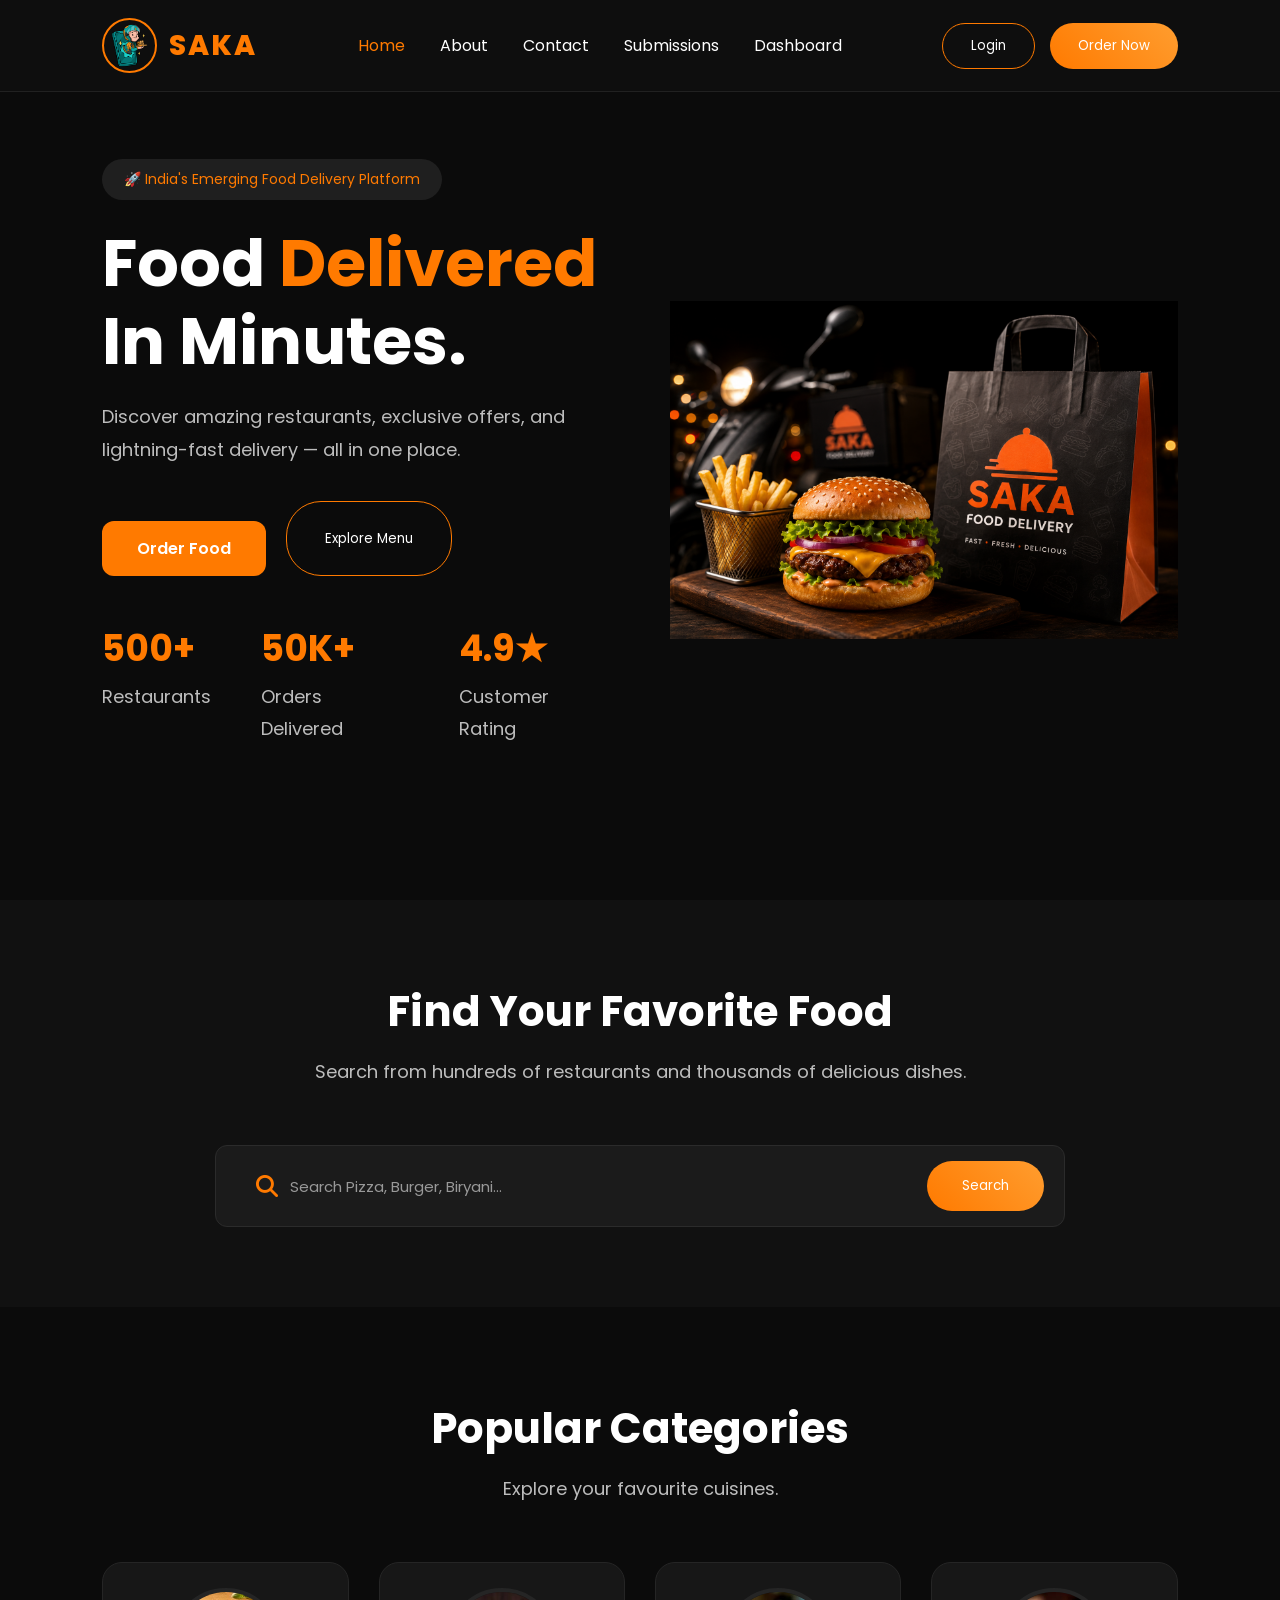
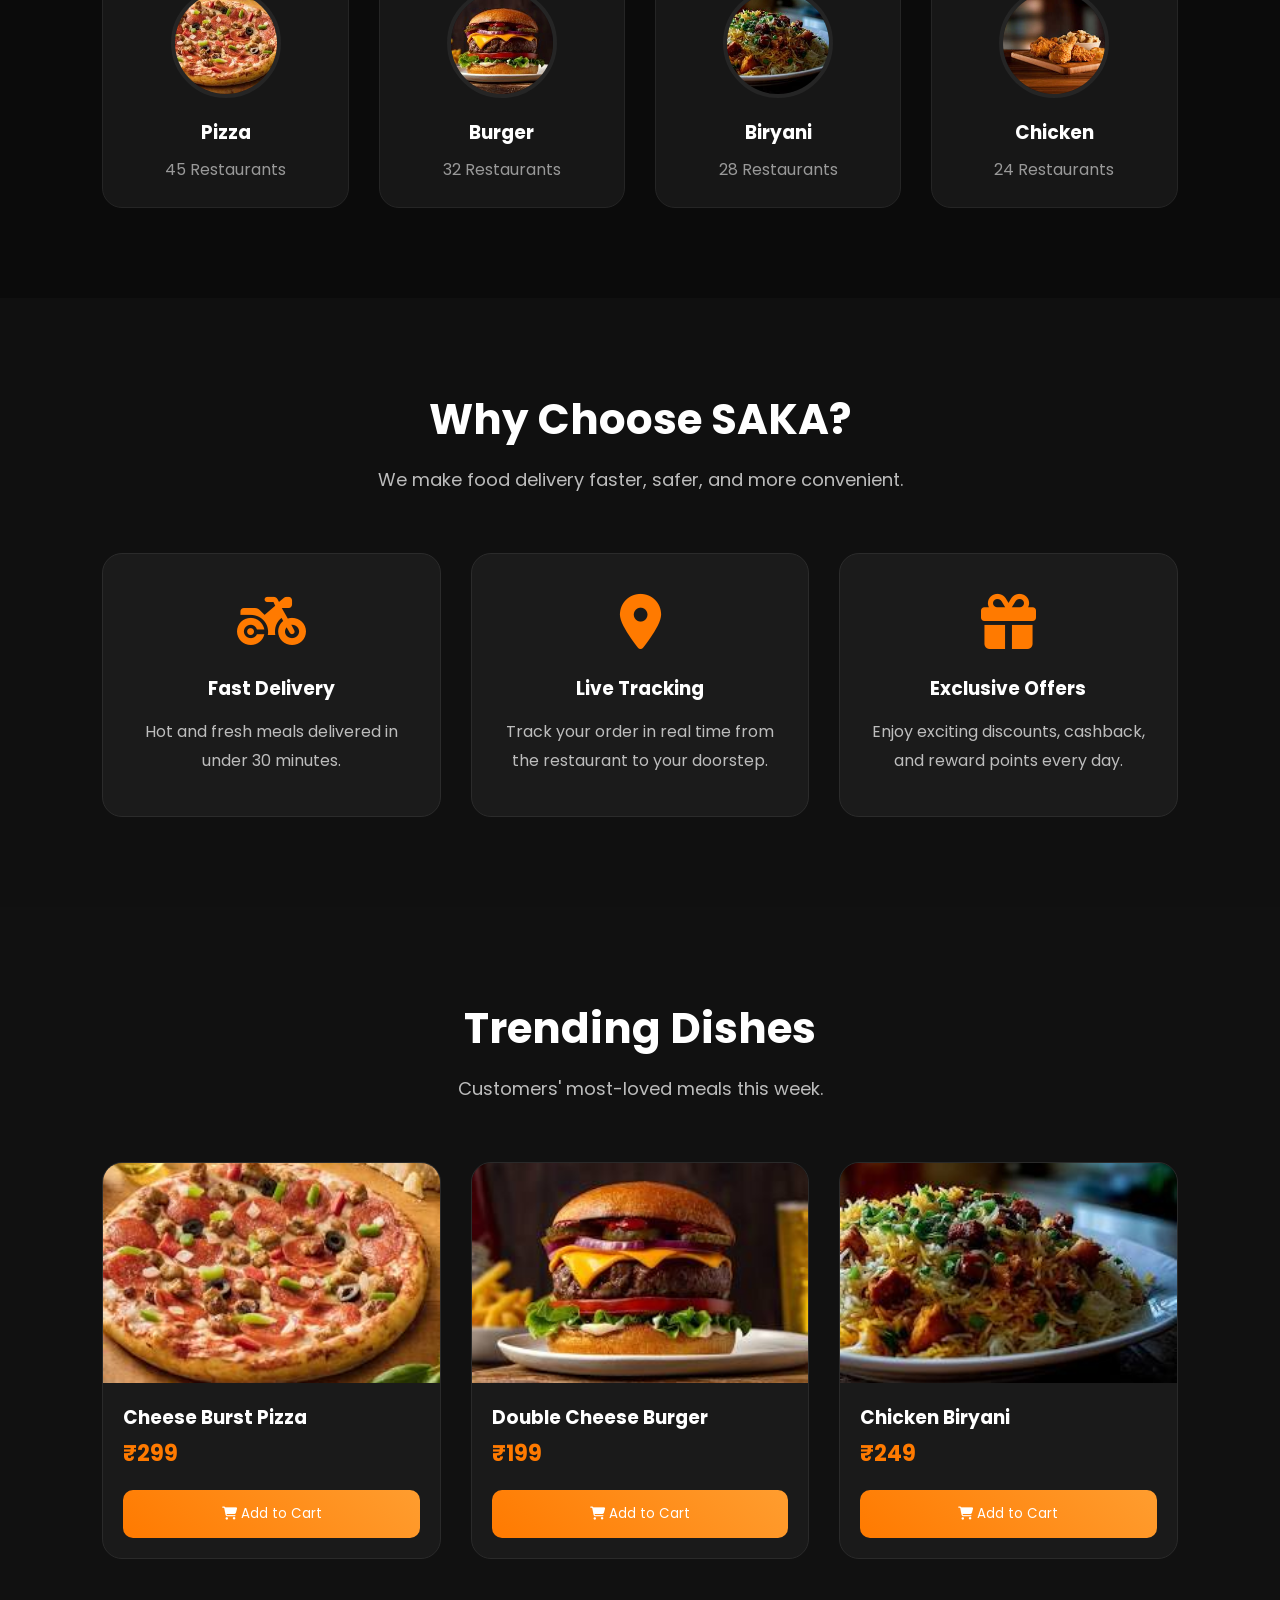
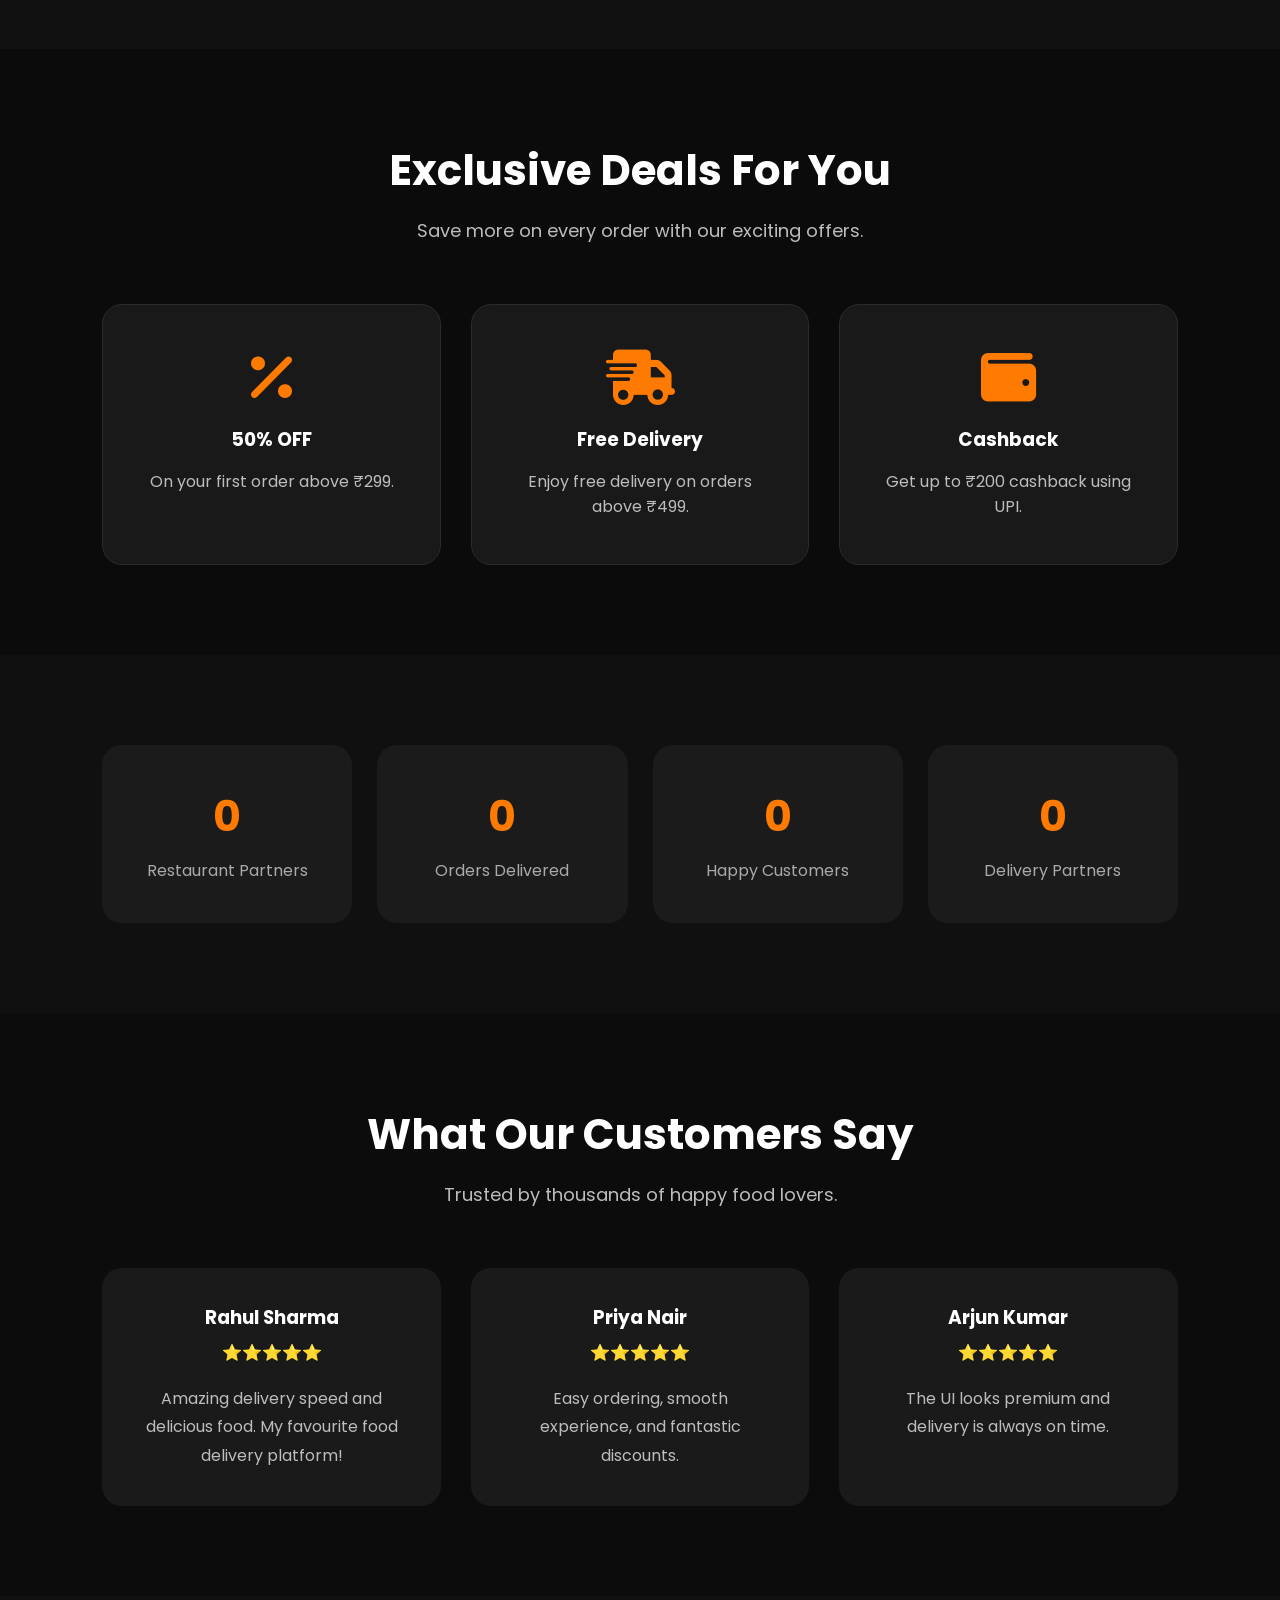
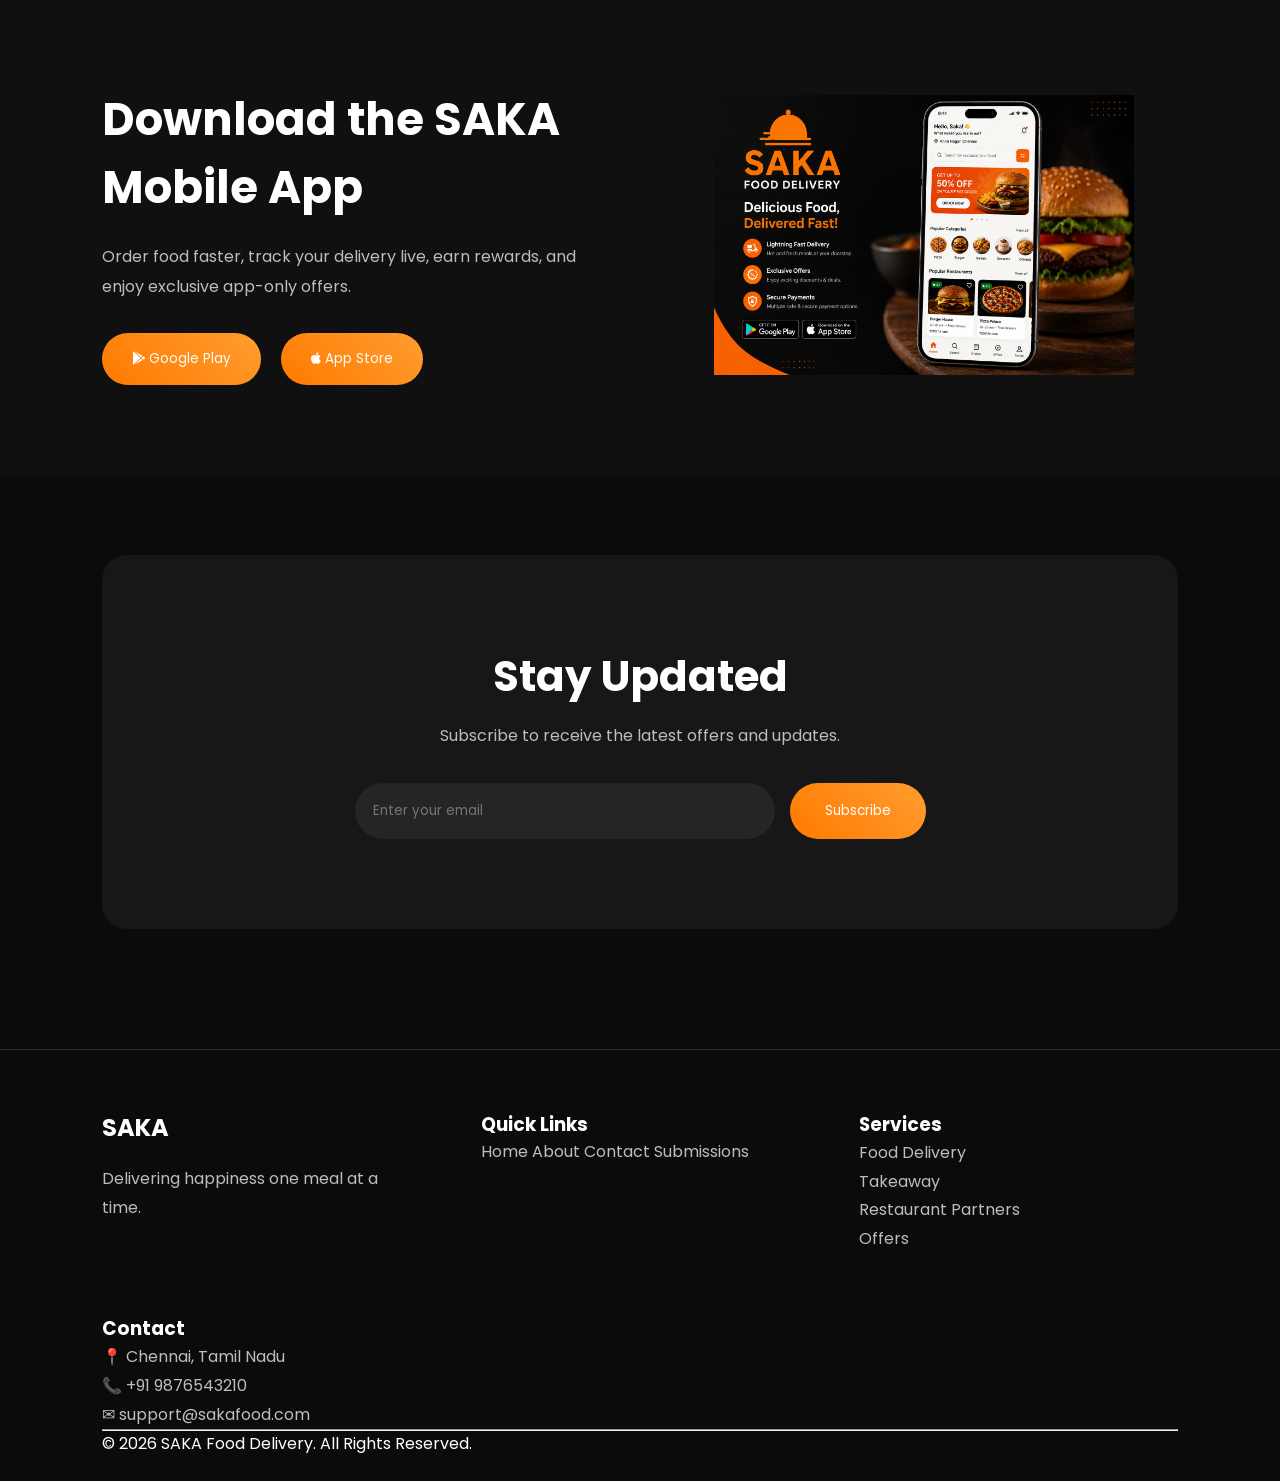
<file: index.html>
<!DOCTYPE html>
<html lang="en">
<head>

<meta charset="UTF-8">

<meta name="viewport" content="width=device-width, initial-scale=1.0">

<title>SAKA Food Delivery</title>
 <link rel="icon" href="images/logo.png">

<link rel="stylesheet" href="style.css">

<link href="https://fonts.googleapis.com/css2?family=Poppins:wght@300;400;500;600;700;800&display=swap"
rel="stylesheet">

<link rel="stylesheet"
href="https://cdnjs.cloudflare.com/ajax/libs/font-awesome/6.7.2/css/all.min.css">

</head>
<body>
    <!-- ===========================
        NAVBAR START
============================ -->

<header>

<nav class="navbar">

<div class="logo">

<img src="images/logo.png">

<h2>SAKA</h2>

</div>

<ul class="nav-links">

<li>
<a class="active" href="index.html">
Home
</a>
</li>

<li>
<a href="about.html">
About
</a>
</li>

<li>
<a href="contact.html">
Contact
</a>
</li>

<li>
<a href="submissions.html">
Submissions
</a>
</li>

<li><a href="dashboard.html">Dashboard</a></li>

</ul>

<div class="nav-buttons">

<button class="login-btn">

Login

</button>

<button class="order-btn">

Order Now

</button>

</div>

</nav>

</header>

<!-- ===========================
         HERO SECTION
============================ -->

<section class="hero">

<div class="hero-left">

<span class="hero-tag">

🚀 India's Emerging Food Delivery Platform

</span>

<h1>

Food

<span>

Delivered

</span>

In Minutes.

</h1>

<p>

Discover amazing restaurants,
exclusive offers,
and lightning-fast delivery —
all in one place.

</p>

<div class="hero-buttons">

<button class="primary-btn">

Order Food

</button>

<button class="secondary-btn">

Explore Menu

</button>

</div>

<div class="hero-stats">

<div>

<h2>

500+

</h2>

<p>

Restaurants

</p>

</div>

<div>

<h2>

50K+

</h2>

<p>

Orders Delivered

</p>

</div>

<div>

<h2>

4.9★

</h2>

<p>

Customer Rating

</p>

</div>

</div>

</div>

<div class="hero-right">

<img
src="images/hero.png"
alt="Hero Food">

</div>

</section>
<!-- ===========================
        SEARCH SECTION
=========================== -->

<section class="search-section">

    <div class="section-heading">

        <h2>Find Your Favorite Food</h2>

        <p>
            Search from hundreds of restaurants and thousands of delicious dishes.
        </p>

    </div>

    <div class="search-container">

        <div class="search-box">

            <i class="fa-solid fa-magnifying-glass"></i>

            <input
                type="text"
                id="foodSearch"
                placeholder="Search Pizza, Burger, Biryani...">

            <button>

                Search

            </button>

        </div>

    </div>

</section>

<!-- ===========================
      FOOD CATEGORIES
=========================== -->

<section class="categories">

    <div class="section-heading">

        <h2>Popular Categories</h2>

        <p>
            Explore your favourite cuisines.
        </p>

    </div>

    <div class="category-grid">

        <div class="category-card">

            <img src="images/pizza.jpg" alt="Pizza">

            <h3>Pizza</h3>

            <p>45 Restaurants</p>

        </div>

        <div class="category-card">

            <img src="images/burger.jpg" alt="Burger">

            <h3>Burger</h3>

            <p>32 Restaurants</p>

        </div>

        <div class="category-card">

            <img src="images/biriyani.jpg" alt="Biryani">

            <h3>Biryani</h3>

            <p>28 Restaurants</p>

        </div>

        <div class="category-card">

            <img src="images/chicken.jpg" alt="Chicken">

            <h3>Chicken</h3>

            <p>24 Restaurants</p>

        </div>




    </div>

</section>

<!-- ===========================
       WHY CHOOSE SAKA
=========================== -->

<section class="services">

    <div class="section-heading">

        <h2>Why Choose SAKA?</h2>

        <p>
            We make food delivery faster, safer, and more convenient.
        </p>

    </div>

    <div class="service-grid">

        <div class="service-card">

            <i class="fa-solid fa-motorcycle"></i>

            <h3>Fast Delivery</h3>

            <p>
                Hot and fresh meals delivered in under 30 minutes.
            </p>

        </div>

        <div class="service-card">

            <i class="fa-solid fa-location-dot"></i>

            <h3>Live Tracking</h3>

            <p>
                Track your order in real time from the restaurant to your doorstep.
            </p>

        </div>


        <div class="service-card">

            <i class="fa-solid fa-gift"></i>

            <h3>Exclusive Offers</h3>

            <p>
                Enjoy exciting discounts, cashback, and reward points every day.
            </p>

        </div>

    </div>

</section>

<!-- =========================================
            TRENDING DISHES
========================================== -->

<section class="trending">

    <div class="section-heading">

        <h2>Trending Dishes</h2>

        <p>
            Customers' most-loved meals this week.
        </p>

    </div>

    <div class="dish-grid">

        <div class="dish-card">

            <img src="images/pizza.jpg">

            <h3>Cheese Burst Pizza</h3>

            <p>₹299</p>

            <button>

                <i class="fa-solid fa-cart-shopping"></i>

                Add to Cart

            </button>

        </div>

        <div class="dish-card">

            <img src="images/burger.jpg">

            <h3>Double Cheese Burger</h3>

            <p>₹199</p>

            <button>

                <i class="fa-solid fa-cart-shopping"></i>

                Add to Cart

            </button>

        </div>

        <div class="dish-card">

            <img src="images/biriyani.jpg">

            <h3>Chicken Biryani</h3>

            <p>₹249</p>

            <button>

                <i class="fa-solid fa-cart-shopping"></i>

                Add to Cart

            </button>

        </div>

        

    </div>

</section>
<!-- =========================================
        EXCLUSIVE OFFERS
========================================== -->

<section class="offers-section">

    <div class="section-heading">

        <h2>Exclusive Deals For You</h2>

        <p>
            Save more on every order with our exciting offers.
        </p>

    </div>

    <div class="offers-grid">

        <div class="offer-box">

            <i class="fa-solid fa-percent"></i>

            <h3>50% OFF</h3>

            <p>On your first order above ₹299.</p>

        </div>

        <div class="offer-box">

            <i class="fa-solid fa-truck-fast"></i>

            <h3>Free Delivery</h3>

            <p>Enjoy free delivery on orders above ₹499.</p>

        </div>

        <div class="offer-box">

            <i class="fa-solid fa-wallet"></i>

            <h3>Cashback</h3>

            <p>Get up to ₹200 cashback using UPI.</p>

        </div>

    </div>

</section>

<!-- =========================================
          COMPANY STATS
========================================== -->

<section class="stats">

    <div class="stat-card">

        <h2 class="counter" data-target="500">0</h2>

        <p>Restaurant Partners</p>

    </div>

    <div class="stat-card">

        <h2 class="counter" data-target="50000">0</h2>

        <p>Orders Delivered</p>

    </div>

    <div class="stat-card">

        <h2 class="counter" data-target="15000">0</h2>

        <p>Happy Customers</p>

    </div>

    <div class="stat-card">

        <h2 class="counter" data-target="120">0</h2>

        <p>Delivery Partners</p>

    </div>

</section>

<!-- =========================================
        CUSTOMER REVIEWS
========================================== -->

<section class="testimonials">

    <div class="section-heading">

        <h2>What Our Customers Say</h2>

        <p>
            Trusted by thousands of happy food lovers.
        </p>

    </div>

    <div class="testimonial-slider">

        <div class="testimonial-card">

           

            <h3>Rahul Sharma</h3>

            <span>⭐⭐⭐⭐⭐</span>

            <p>

                Amazing delivery speed and delicious food.
                My favourite food delivery platform!

            </p>

        </div>

        <div class="testimonial-card">

           

            <h3>Priya Nair</h3>

            <span>⭐⭐⭐⭐⭐</span>

            <p>

                Easy ordering, smooth experience,
                and fantastic discounts.

            </p>

        </div>

        <div class="testimonial-card">

          

            <h3>Arjun Kumar</h3>

            <span>⭐⭐⭐⭐⭐</span>

            <p>

                The UI looks premium and delivery
                is always on time.

            </p>

        </div>

    </div>

</section>

<!-- =========================================
        MOBILE APP
========================================== -->

<section class="app-section">

    <div class="app-left">

        <h2>

            Download the
            SAKA Mobile App

        </h2>

        <p>

            Order food faster,
            track your delivery live,
            earn rewards,
            and enjoy exclusive app-only offers.

        </p>

        <div class="app-buttons">

            <button>

                <i class="fa-brands fa-google-play"></i>

                Google Play

            </button>

            <button>

                <i class="fa-brands fa-apple"></i>

                App Store

            </button>

        </div>

    </div>

    <div class="app-right">

        <img src="images/app.png" alt="App">

    </div>

</section>

<!-- =========================================
         NEWSLETTER
========================================== -->

<section class="newsletter">

    <h2>

        Stay Updated

    </h2>

    <p>

        Subscribe to receive the latest offers and updates.

    </p>

    <form>

        <input
        type="email"
        placeholder="Enter your email">

        <button>

            Subscribe

        </button>

    </form>

</section>

<!-- =========================================
            FOOTER
========================================== -->

<footer>

<div class="footer-container">

<div class="footer-column">

<h2>SAKA</h2>

<p>

Delivering happiness
one meal at a time.

</p>

</div>

<div class="footer-column">

<h3>Quick Links</h3>

<a href="index.html">Home</a>

<a href="about.html">About</a>

<a href="contact.html">Contact</a>

<a href="submissions.html">Submissions</a>

</div>

<div class="footer-column">

<h3>Services</h3>

<p>Food Delivery</p>

<p>Takeaway</p>

<p>Restaurant Partners</p>

<p>Offers</p>

</div>

<div class="footer-column">

<h3>Contact</h3>

<p>

📍 Chennai, Tamil Nadu

</p>

<p>

📞 +91 9876543210

</p>

<p>

✉ support@sakafood.com

</p>

</div>

</div>

<hr>

<p class="copyright">

© 2026 SAKA Food Delivery.
All Rights Reserved.

</p>


</footer>
<script src="js/storage.js"></script>

</body>
</html>
</file>
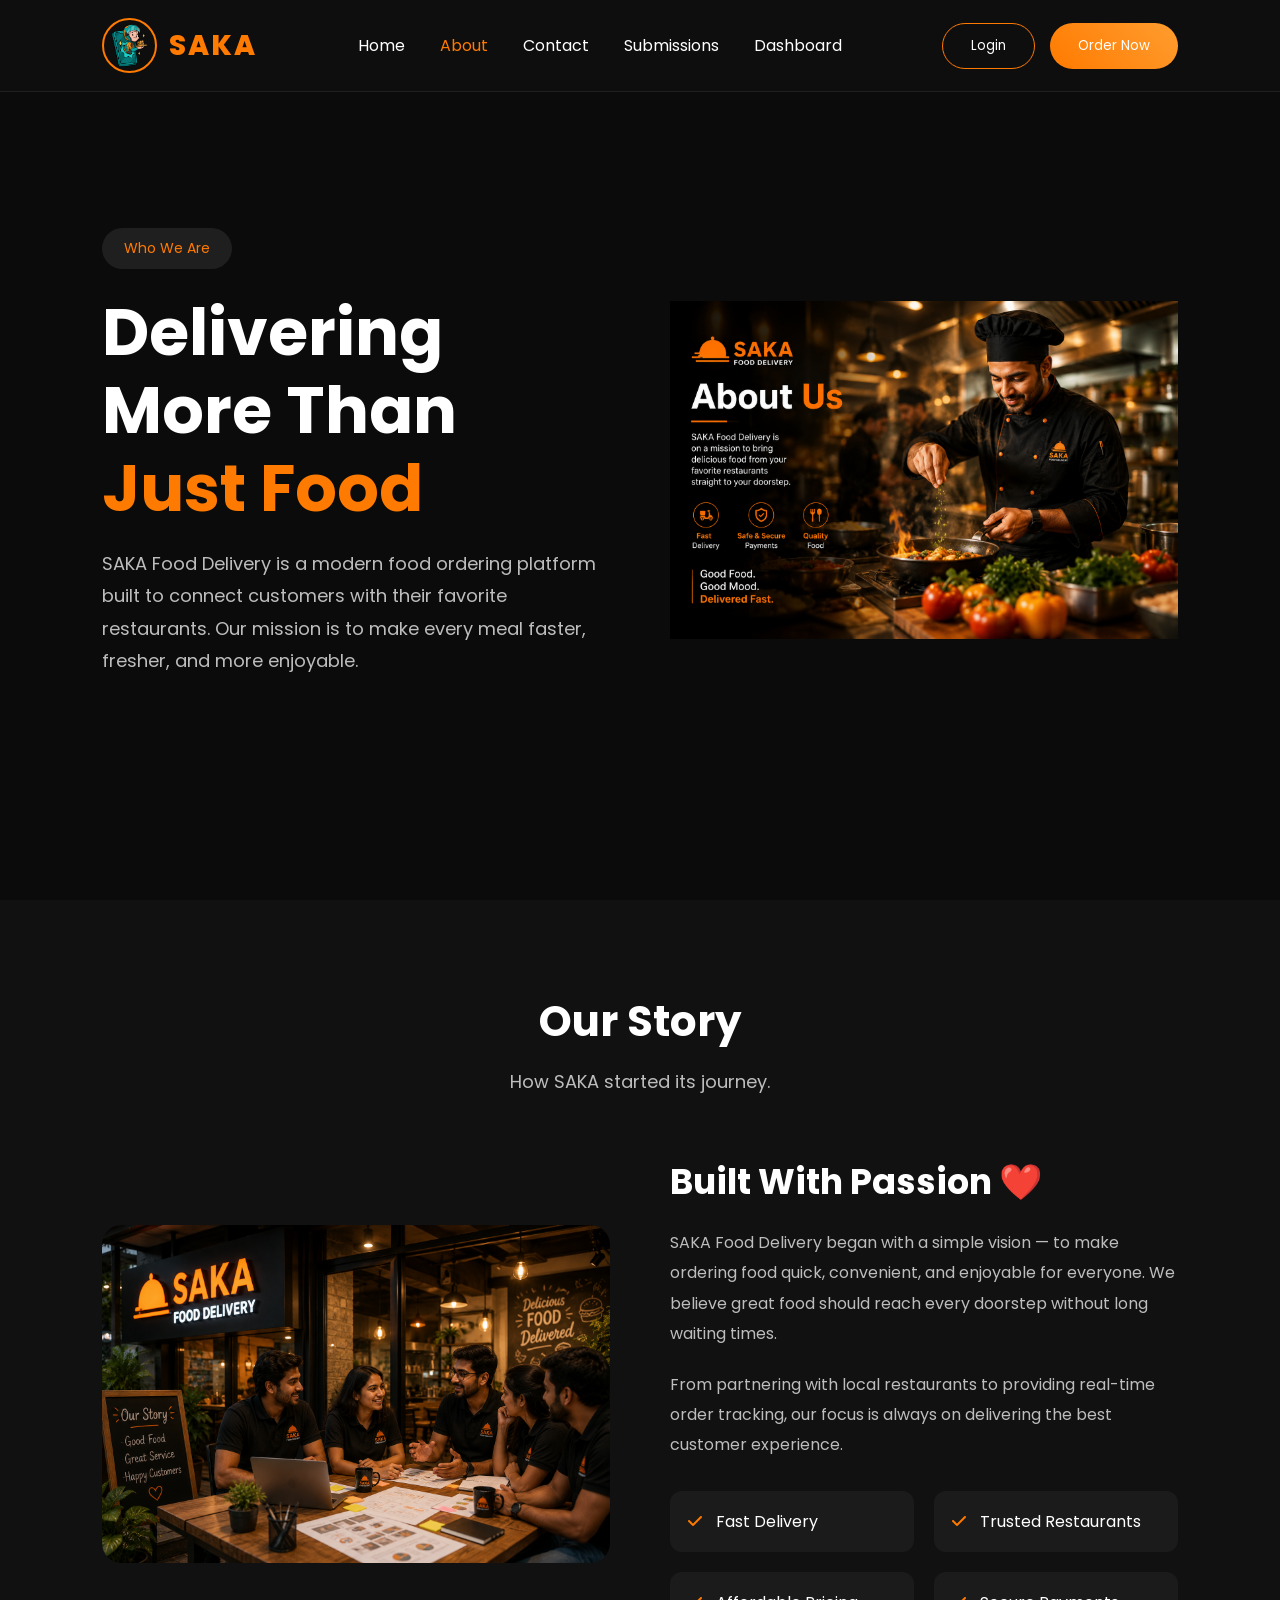
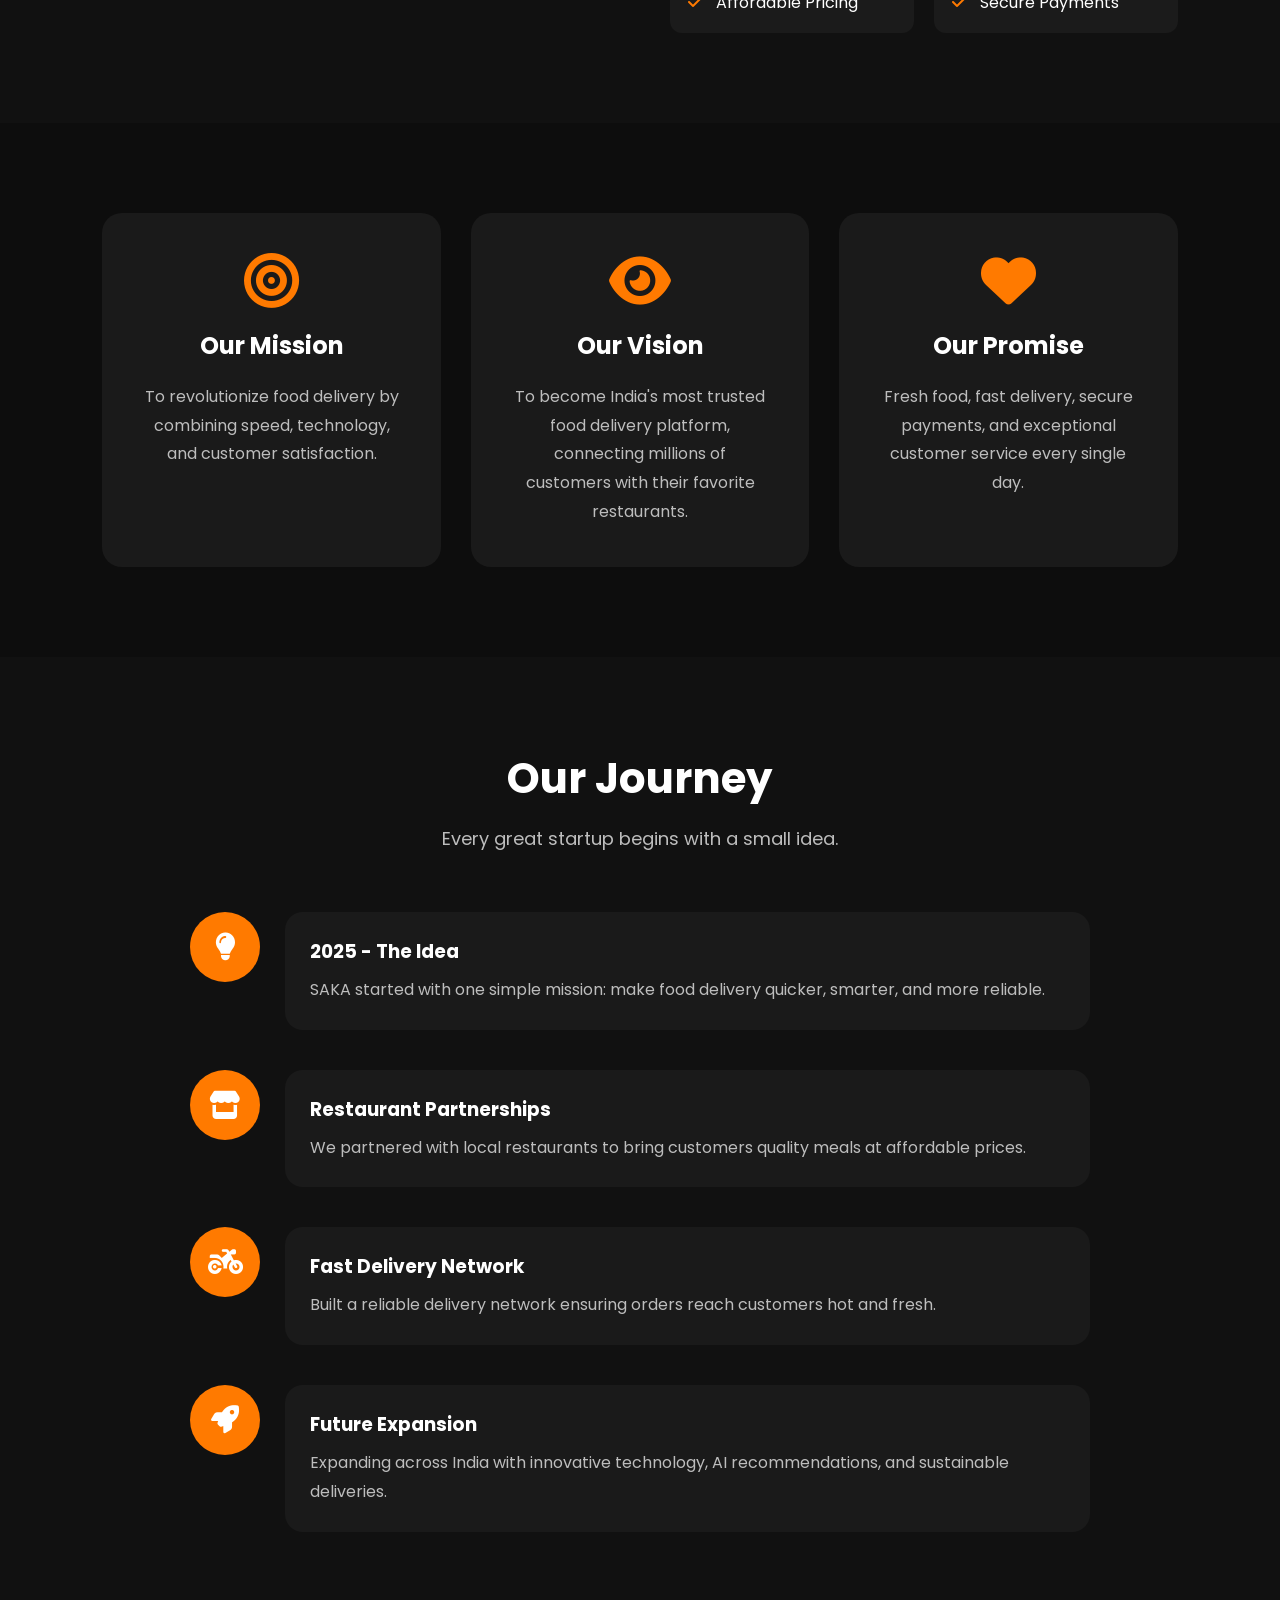
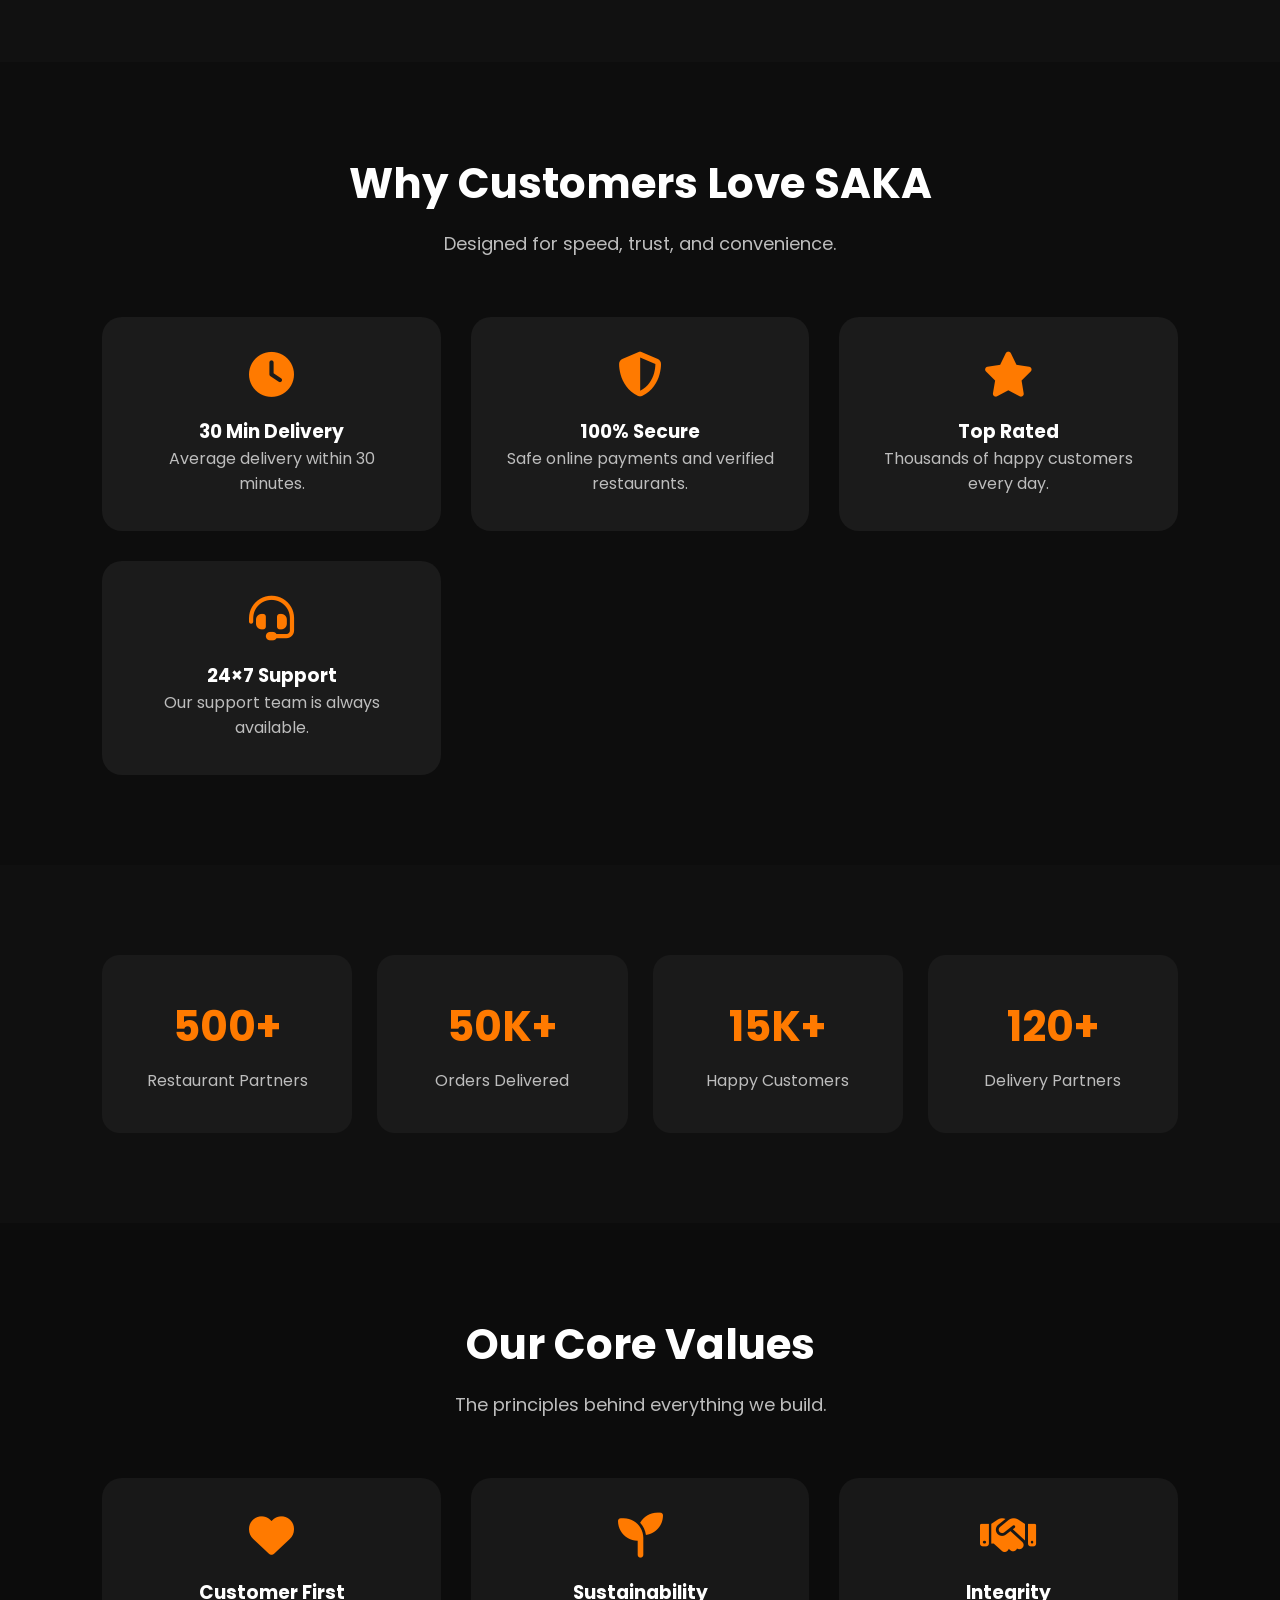
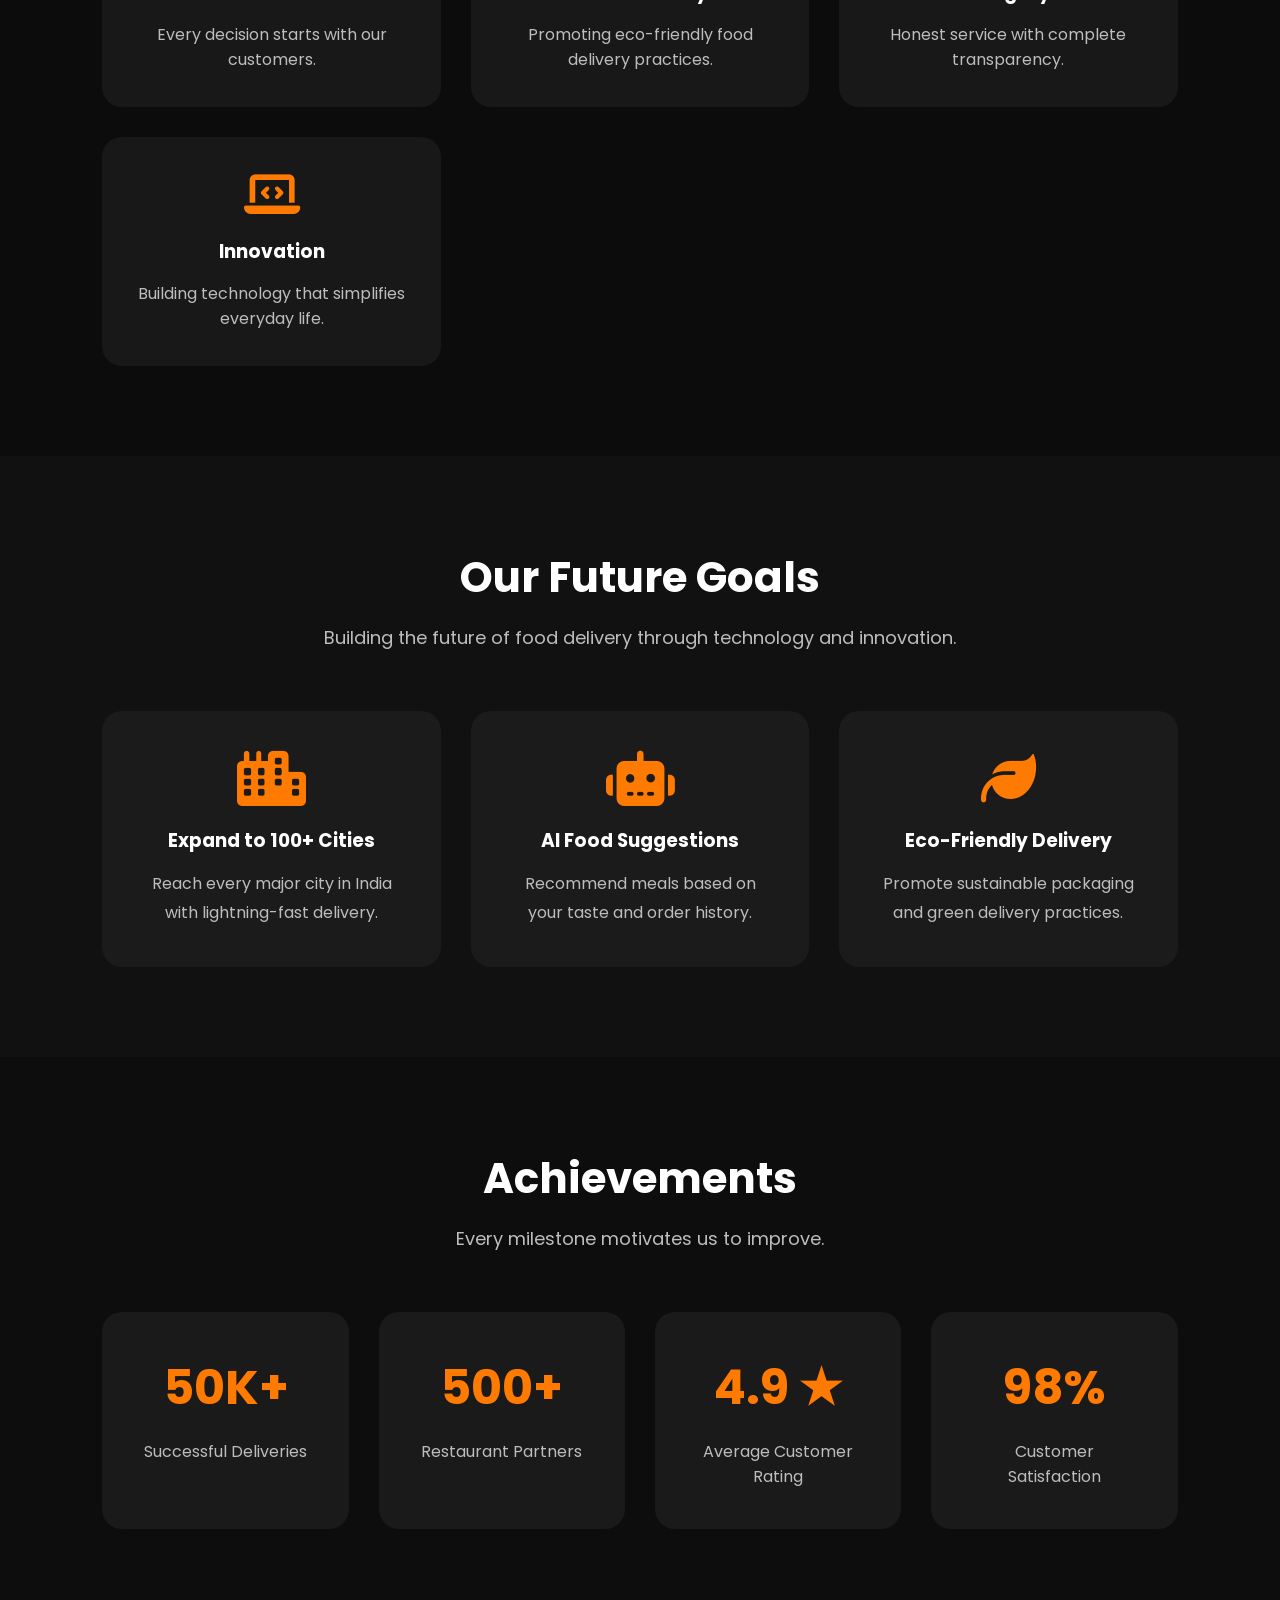
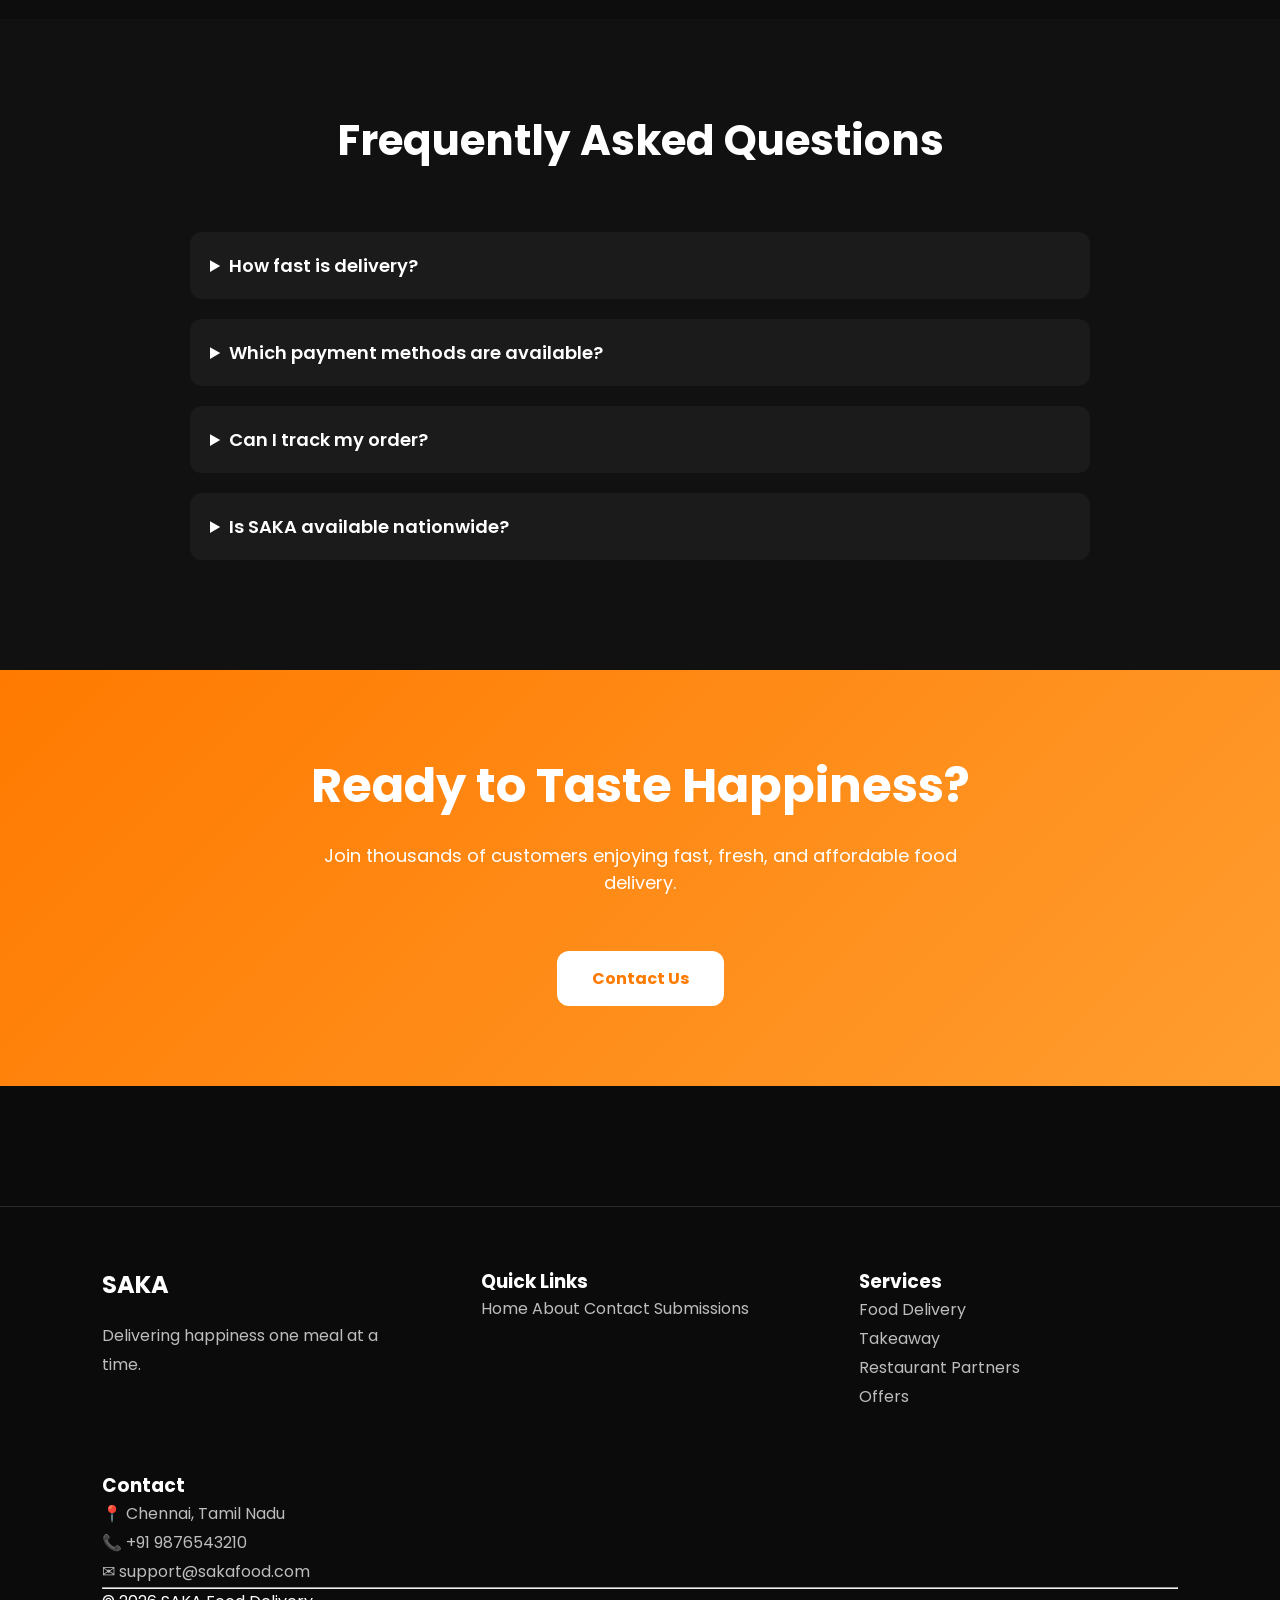
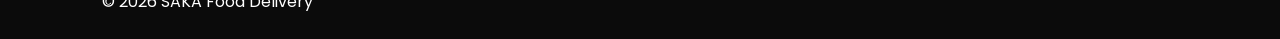
<file: about.html>
<!DOCTYPE html>
<html lang="en">

<head>

    <meta charset="UTF-8">

    <meta name="viewport"
        content="width=device-width, initial-scale=1.0">

    <title>About | SAKA Food Delivery</title>
     <link rel="icon"  href="images/logo.png">
    

    <link rel="stylesheet" href="style.css">

    <link href="https://fonts.googleapis.com/css2?family=Poppins:wght@300;400;500;600;700;800&display=swap"
        rel="stylesheet">

    <link rel="stylesheet"
        href="https://cdnjs.cloudflare.com/ajax/libs/font-awesome/6.7.2/css/all.min.css">

</head>

<body>

<!-- ================= NAVBAR ================= -->

<header>

<nav class="navbar">

<div class="logo">

<img src="images/logo.png" alt="logo">

<h2>SAKA</h2>

</div>

<ul class="nav-links">

<li><a href="index.html">Home</a></li>

<li><a class="active" href="about.html">About</a></li>

<li><a href="contact.html">Contact</a></li>

<li><a href="submissions.html">Submissions</a></li>
<li><a href="dashboard.html">Dashboard</a></li>

</ul>

<div class="nav-buttons">

<button class="login-btn">

Login

</button>

<button class="order-btn">

Order Now

</button>

</div>

</nav>

</header>

<!-- ================= HERO ================= -->

<section class="hero about-hero">

<div class="hero-left">

<span class="hero-tag">

Who We Are

</span>

<h1>

Delivering More Than

<span>

Just Food

</span>

</h1>

<p>

SAKA Food Delivery is a modern food ordering platform
built to connect customers with their favorite restaurants.
Our mission is to make every meal faster, fresher,
and more enjoyable.

</p>

</div>

<div class="hero-right">

<img src="images/about.png" alt="About SAKA">

</div>

</section>

<!-- ================= OUR STORY ================= -->

<section class="about-story">

<div class="section-heading">

<h2>

Our Story

</h2>

<p>

How SAKA started its journey.

</p>

</div>

<div class="story-container">

<div class="story-image">

<img src="images/story.jpg" alt="Our Story">

</div>

<div class="story-content">

<h3>

Built With Passion ❤️

</h3>

<p>

SAKA Food Delivery began with a simple vision —
to make ordering food quick, convenient,
and enjoyable for everyone.

We believe great food should reach every doorstep
without long waiting times.

</p>

<p>

From partnering with local restaurants to providing
real-time order tracking,
our focus is always on delivering the best customer experience.

</p>

<div class="story-features">

<div>

<i class="fa-solid fa-check"></i>

Fast Delivery

</div>

<div>

<i class="fa-solid fa-check"></i>

Trusted Restaurants

</div>

<div>

<i class="fa-solid fa-check"></i>

Affordable Pricing

</div>

<div>

<i class="fa-solid fa-check"></i>

Secure Payments

</div>

</div>

</div>

</div>

</section>

<!-- ================= MISSION ================= -->

<section class="mission">

<div class="mission-card">

<i class="fa-solid fa-bullseye"></i>

<h2>

Our Mission

</h2>

<p>

To revolutionize food delivery by combining
speed,
technology,
and customer satisfaction.

</p>

</div>

<div class="mission-card">

<i class="fa-solid fa-eye"></i>

<h2>

Our Vision

</h2>

<p>

To become India's most trusted
food delivery platform,
connecting millions of customers with
their favorite restaurants.

</p>

</div>

<div class="mission-card">

<i class="fa-solid fa-heart"></i>

<h2>

Our Promise

</h2>

<p>

Fresh food,
fast delivery,
secure payments,
and exceptional customer service
every single day.

</p>

</div>

</section>

<!-- NEXT PART STARTS HERE -->
 <!-- =========================
        COMPANY JOURNEY
========================== -->

<section class="timeline">

    <div class="section-heading">

        <h2>Our Journey</h2>

        <p>
            Every great startup begins with a small idea.
        </p>

    </div>

    <div class="timeline-container">

        <div class="timeline-item">

            <div class="timeline-icon">
                <i class="fa-solid fa-lightbulb"></i>
            </div>

            <div class="timeline-content">

                <h3>2025 - The Idea</h3>

                <p>
                    SAKA started with one simple mission:
                    make food delivery quicker,
                    smarter, and more reliable.
                </p>

            </div>

        </div>

        <div class="timeline-item">

            <div class="timeline-icon">
                <i class="fa-solid fa-store"></i>
            </div>

            <div class="timeline-content">

                <h3>Restaurant Partnerships</h3>

                <p>
                    We partnered with local restaurants
                    to bring customers quality meals
                    at affordable prices.
                </p>

            </div>

        </div>

        <div class="timeline-item">

            <div class="timeline-icon">
                <i class="fa-solid fa-motorcycle"></i>
            </div>

            <div class="timeline-content">

                <h3>Fast Delivery Network</h3>

                <p>
                    Built a reliable delivery network
                    ensuring orders reach customers
                    hot and fresh.
                </p>

            </div>

        </div>

        <div class="timeline-item">

            <div class="timeline-icon">
                <i class="fa-solid fa-rocket"></i>
            </div>

            <div class="timeline-content">

                <h3>Future Expansion</h3>

                <p>
                    Expanding across India with
                    innovative technology,
                    AI recommendations,
                    and sustainable deliveries.
                </p>

            </div>

        </div>

    </div>

</section>

<!-- =========================
      WHY SAKA
========================== -->

<section class="why-saka">

<div class="section-heading">

<h2>

Why Customers Love SAKA

</h2>

<p>

Designed for speed, trust, and convenience.

</p>

</div>

<div class="why-grid">

<div class="why-card">

<i class="fa-solid fa-clock"></i>

<h3>30 Min Delivery</h3>

<p>

Average delivery within
30 minutes.

</p>

</div>

<div class="why-card">

<i class="fa-solid fa-shield-halved"></i>

<h3>100% Secure</h3>

<p>

Safe online payments
and verified restaurants.

</p>

</div>

<div class="why-card">

<i class="fa-solid fa-star"></i>

<h3>Top Rated</h3>

<p>

Thousands of happy
customers every day.

</p>

</div>

<div class="why-card">

<i class="fa-solid fa-headset"></i>

<h3>24×7 Support</h3>

<p>

Our support team is
always available.

</p>

</div>

</div>

</section>

<!-- =========================
      COMPANY STATS
========================== -->

<section class="about-stats">

<div class="stat-box">

<h2>500+</h2>

<p>Restaurant Partners</p>

</div>

<div class="stat-box">

<h2>50K+</h2>

<p>Orders Delivered</p>

</div>

<div class="stat-box">

<h2>15K+</h2>

<p>Happy Customers</p>

</div>

<div class="stat-box">

<h2>120+</h2>

<p>Delivery Partners</p>

</div>

</section>

<!-- =========================
      CORE VALUES
========================== -->

<section class="values">

<div class="section-heading">

<h2>

Our Core Values

</h2>

<p>

The principles behind everything we build.

</p>

</div>

<div class="values-grid">

<div class="value-card">

<i class="fa-solid fa-heart"></i>

<h3>Customer First</h3>

<p>

Every decision starts with
our customers.

</p>

</div>

<div class="value-card">

<i class="fa-solid fa-seedling"></i>

<h3>Sustainability</h3>

<p>

Promoting eco-friendly
food delivery practices.

</p>

</div>

<div class="value-card">

<i class="fa-solid fa-handshake"></i>

<h3>Integrity</h3>

<p>

Honest service with
complete transparency.

</p>

</div>

<div class="value-card">

<i class="fa-solid fa-laptop-code"></i>

<h3>Innovation</h3>

<p>

Building technology
that simplifies everyday life.

</p>

</div>

</div>

</section>

<!-- NEXT PART STARTS HERE -->
 <!-- ==========================
        FUTURE GOALS
=========================== -->

<section class="future-goals">

    <div class="section-heading">

        <h2>Our Future Goals</h2>

        <p>
            Building the future of food delivery through technology and innovation.
        </p>

    </div>

    <div class="goals-grid">

        <div class="goal-card">

            <i class="fa-solid fa-city"></i>

            <h3>Expand to 100+ Cities</h3>

            <p>

                Reach every major city in India
                with lightning-fast delivery.

            </p>

        </div>

        <div class="goal-card">

            <i class="fa-solid fa-robot"></i>

            <h3>AI Food Suggestions</h3>

            <p>

                Recommend meals based on
                your taste and order history.

            </p>

        </div>

        <div class="goal-card">

            <i class="fa-solid fa-leaf"></i>

            <h3>Eco-Friendly Delivery</h3>

            <p>

                Promote sustainable packaging
                and green delivery practices.

            </p>

        </div>

    </div>

</section>

<!-- ==========================
        ACHIEVEMENTS
=========================== -->

<section class="achievements">

    <div class="section-heading">

        <h2>Achievements</h2>

        <p>

            Every milestone motivates us to improve.

        </p>

    </div>

    <div class="achievement-grid">

        <div class="achievement-card">

            <h1>50K+</h1>

            <p>

                Successful Deliveries

            </p>

        </div>

        <div class="achievement-card">

            <h1>500+</h1>

            <p>

                Restaurant Partners

            </p>

        </div>

        <div class="achievement-card">

            <h1>4.9 ★</h1>

            <p>

                Average Customer Rating

            </p>

        </div>

        <div class="achievement-card">

            <h1>98%</h1>

            <p>

                Customer Satisfaction

            </p>

        </div>

    </div>

</section>

<!-- ==========================
        FAQ
=========================== -->

<section class="faq">

    <div class="section-heading">

        <h2>

            Frequently Asked Questions

        </h2>

    </div>

    <div class="faq-container">

        <details>

            <summary>

                How fast is delivery?

            </summary>

            <p>

                Most orders are delivered within
                20–30 minutes depending on location.

            </p>

        </details>

        <details>

            <summary>

                Which payment methods are available?

            </summary>

            <p>

                UPI, Credit Card,
                Debit Card,
                Wallets,
                and Cash on Delivery.

            </p>

        </details>

        <details>

            <summary>

                Can I track my order?

            </summary>

            <p>

                Yes.
                Live order tracking is available
                from restaurant to doorstep.

            </p>

        </details>

        <details>

            <summary>

                Is SAKA available nationwide?

            </summary>

            <p>

                Currently we are expanding
                city by city across India.

            </p>

        </details>

    </div>

</section>

<!-- ==========================
        CTA
=========================== -->

<section class="about-cta">

    <h2>

        Ready to Taste Happiness?

    </h2>

    <p>

        Join thousands of customers enjoying
        fast, fresh, and affordable food delivery.

    </p>

    <a href="contact.html">

        <button class="primary-btn">

            Contact Us

        </button>

    </a>

</section>

<!-- ==========================
        FOOTER
=========================== -->

<footer>

<div class="footer-container">

<div class="footer-column">

<h2>

SAKA

</h2>

<p>

Delivering happiness
one meal at a time.

</p>

</div>

<div class="footer-column">

<h3>

Quick Links

</h3>

<a href="index.html">Home</a>

<a href="about.html">About</a>

<a href="contact.html">Contact</a>

<a href="submissions.html">Submissions</a>

</div>

<div class="footer-column">

<h3>

Services

</h3>

<p>Food Delivery</p>

<p>Takeaway</p>

<p>Restaurant Partners</p>

<p>Offers</p>

</div>

<div class="footer-column">

<h3>

Contact</h3>

<p>

📍 Chennai, Tamil Nadu

</p>

<p>

📞 +91 9876543210

</p>

<p>

✉ support@sakafood.com

</p>

</div>

</div>

<hr>

<p class="copyright">

© 2026 SAKA Food Delivery

</p>

</footer>
<script src="js/storage.js"></script>

</body>

</html>
</file>
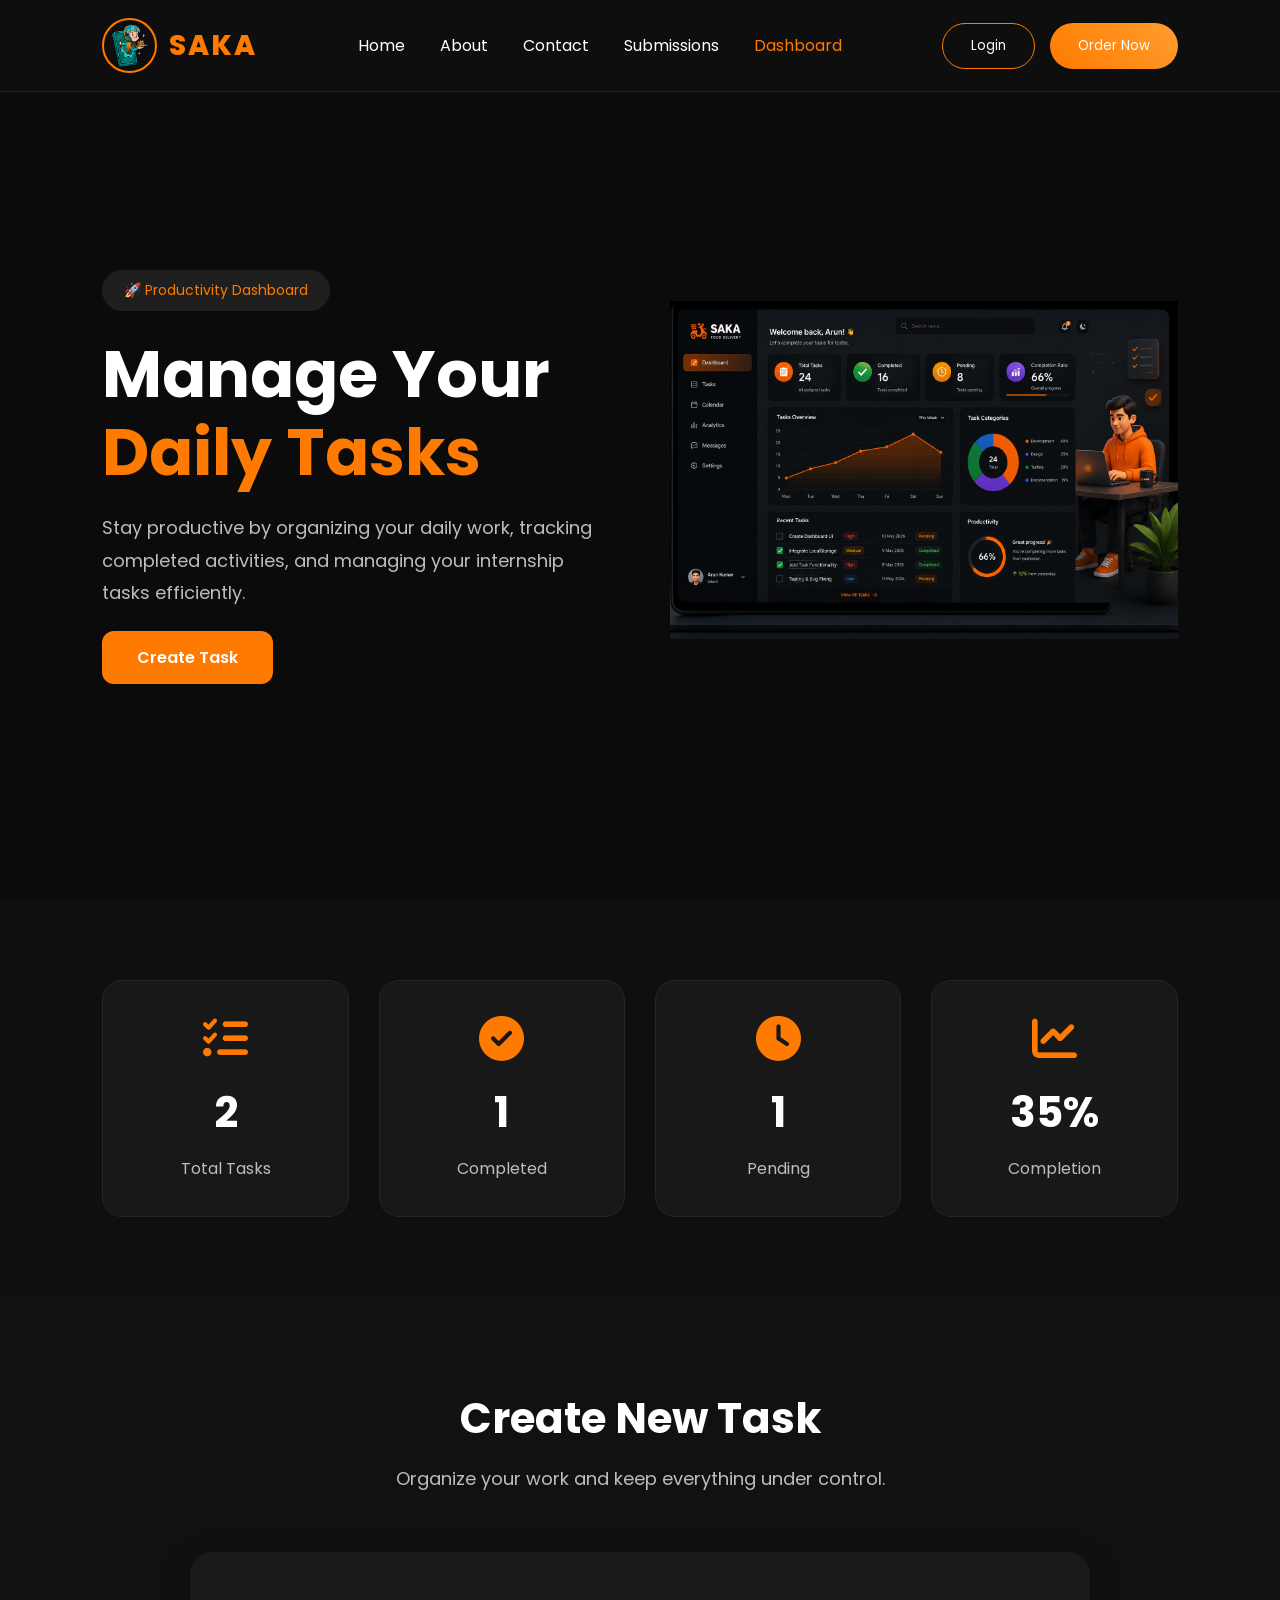
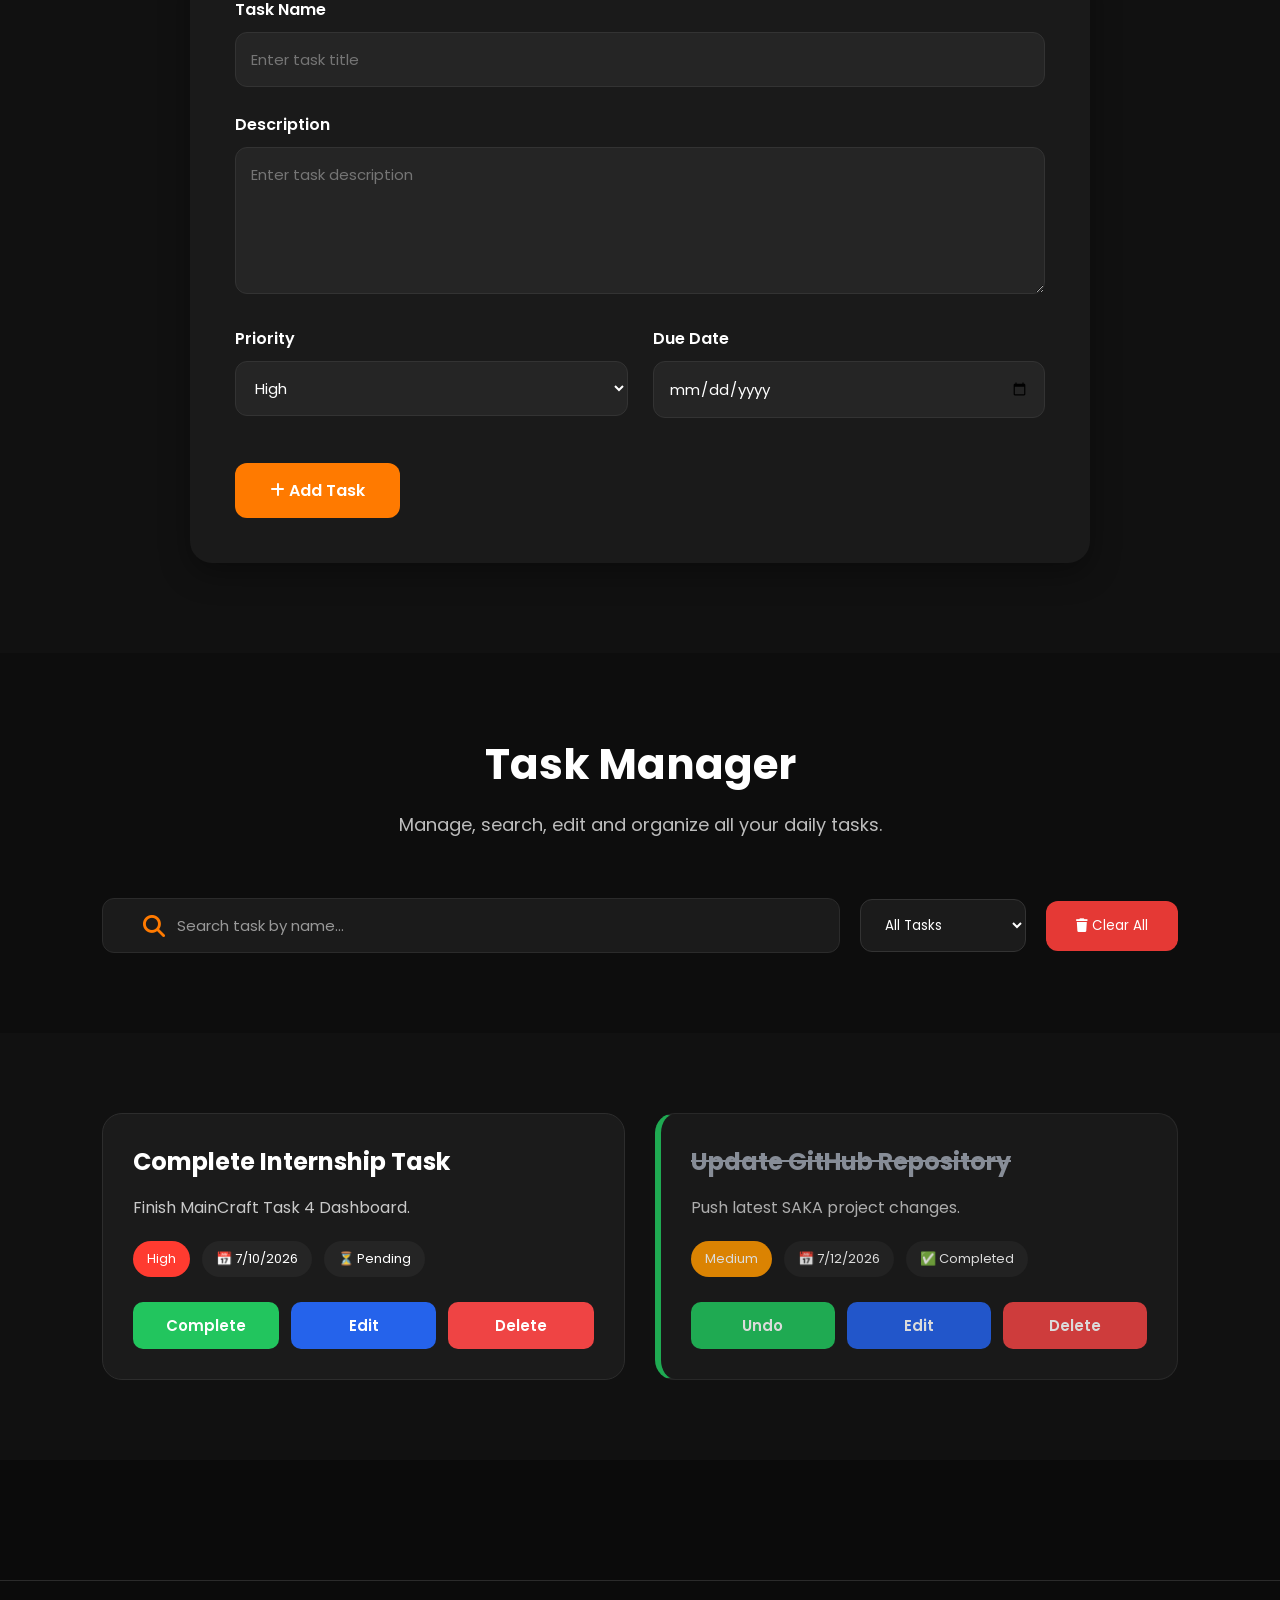
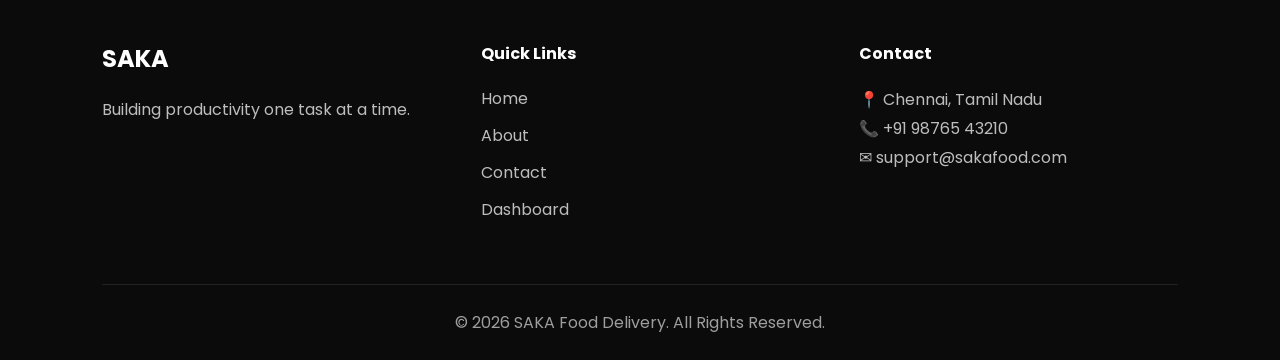
<file: dashboard.html>
<!DOCTYPE html>
<html lang="en">

<head>

    <meta charset="UTF-8">

    <meta name="viewport" content="width=device-width, initial-scale=1.0">

    <title>Task Dashboard | SAKA Food Delivery</title>
     <link rel="icon" href="images/logo.png">

    <link rel="stylesheet" href="style.css">

    <link href="https://fonts.googleapis.com/css2?family=Poppins:wght@300;400;500;600;700;800&display=swap"
        rel="stylesheet">

    <link rel="stylesheet"
        href="https://cdnjs.cloudflare.com/ajax/libs/font-awesome/6.7.2/css/all.min.css">

</head>

<body>

<!-- ===========================
        NAVBAR
=========================== -->

<header>

<nav class="navbar">

<div class="logo">

<img src="images/logo.png" alt="SAKA Logo">

<h2>SAKA</h2>

</div>

<ul class="nav-links">

<li><a href="index.html">Home</a></li>

<li><a href="about.html">About</a></li>

<li><a href="contact.html">Contact</a></li>

<li><a href="submissions.html">Submissions</a></li>

<li><a class="active" href="dashboard.html">Dashboard</a></li>

</ul>

<div class="nav-buttons">

<button class="login-btn">Login</button>

<button class="order-btn">Order Now</button>

</div>

</nav>

</header>

<!-- ===========================
          HERO
=========================== -->

<section class="hero about-hero">

<div class="hero-left">

<span class="hero-tag">

🚀 Productivity Dashboard

</span>

<h1>

Manage Your

<span>Daily Tasks</span>

</h1>

<p>

Stay productive by organizing your daily work,
tracking completed activities, and managing
your internship tasks efficiently.

</p>

<a href="#taskSection" class="primary-btn">

Create Task

</a>

</div>

<div class="hero-right">

<img src="images/dashboard.png"
alt="Dashboard">

</div>

</section>

<!-- ===========================
       DASHBOARD STATS
=========================== -->

<section class="dashboard-stats">

<div class="stat-card">

<i class="fa-solid fa-list-check"></i>

<h2 id="totalTasks">0</h2>

<p>Total Tasks</p>

</div>

<div class="stat-card">

<i class="fa-solid fa-circle-check"></i>

<h2 id="completedTasks">0</h2>

<p>Completed</p>

</div>

<div class="stat-card">

<i class="fa-solid fa-clock"></i>

<h2 id="pendingTasks">0</h2>

<p>Pending</p>

</div>

<div class="stat-card">

<i class="fa-solid fa-chart-line"></i>

<h2 id="completionRate">0%</h2>

<p>Completion</p>

</div>

</section>

<!-- ===========================
       TASK FORM
=========================== -->

<section
id="taskSection"
class="task-form-section">

<div class="section-heading">

<h2>Create New Task</h2>

<p>

Organize your work and keep everything
under control.

</p>

</div>

<div class="task-form">

<div class="input-group">

<label>Task Name</label>

<input
type="text"
id="taskName"
placeholder="Enter task title">

</div>

<div class="input-group">

<label>Description</label>

<textarea
id="taskDescription"
rows="5"
placeholder="Enter task description"></textarea>

</div>

<div class="task-grid">

<div class="input-group">

<label>Priority</label>

<select id="taskPriority">

<option>High</option>

<option>Medium</option>

<option>Low</option>

</select>

</div>

<div class="input-group">

<label>Due Date</label>

<input
type="date"
id="taskDate">

</div>

</div>

<button
id="addTaskBtn"
class="primary-btn">

<i class="fa-solid fa-plus"></i>

Add Task

</button>

</div>

</section>
<!-- ===========================
        SEARCH & FILTER
=========================== -->

<section class="dashboard-controls">

<div class="section-heading">

<h2>Task Manager</h2>

<p>
Manage, search, edit and organize all your daily tasks.
</p>

</div>

<div class="controls-wrapper">

<div class="search-box">

<i class="fa-solid fa-magnifying-glass"></i>

<input
type="text"
id="searchTask"
placeholder="Search task by name...">

</div>

<select id="filterTasks">

<option value="all">All Tasks</option>

<option value="completed">Completed</option>

<option value="pending">Pending</option>

<option value="high">High Priority</option>

<option value="medium">Medium Priority</option>

<option value="low">Low Priority</option>

</select>

<button
id="clearTasks"
class="danger-btn">

<i class="fa-solid fa-trash"></i>

Clear All

</button>

</div>

</section>

<!-- ===========================
        TASK LIST
=========================== -->

<section class="task-list-section">

<div id="taskContainer">

<!-- JavaScript will generate task cards here -->

<div class="empty-state">

<i class="fa-solid fa-list-check"></i>

<h2>

No Tasks Yet

</h2>

<p>

Start by creating your first task.
Your saved tasks will appear here.

</p>

</div>

</div>

</section>

<!-- ===========================
          FOOTER
=========================== -->

<footer>

<div class="footer-container">

<div>

<h2>

SAKA

</h2>

<p>

Building productivity one task at a time.

</p>

</div>

<div>

<h4>

Quick Links

</h4>

<ul>

<li><a href="index.html">Home</a></li>

<li><a href="about.html">About</a></li>

<li><a href="contact.html">Contact</a></li>

<li><a href="dashboard.html">Dashboard</a></li>

</ul>

</div>

<div>

<h4>

Contact

</h4>

<p>

📍 Chennai, Tamil Nadu

</p>

<p>

📞 +91 98765 43210

</p>

<p>

✉ support@sakafood.com

</p>

</div>

</div>

<div class="footer-bottom">

<p>

© 2026 SAKA Food Delivery.
All Rights Reserved.

</p>

</div>

</footer>

<!-- ===========================
        JAVASCRIPT
=========================== -->

<script src="js/script.js"></script>

<script src="js/dashboard.js"></script>

</body>

</html>
</file>
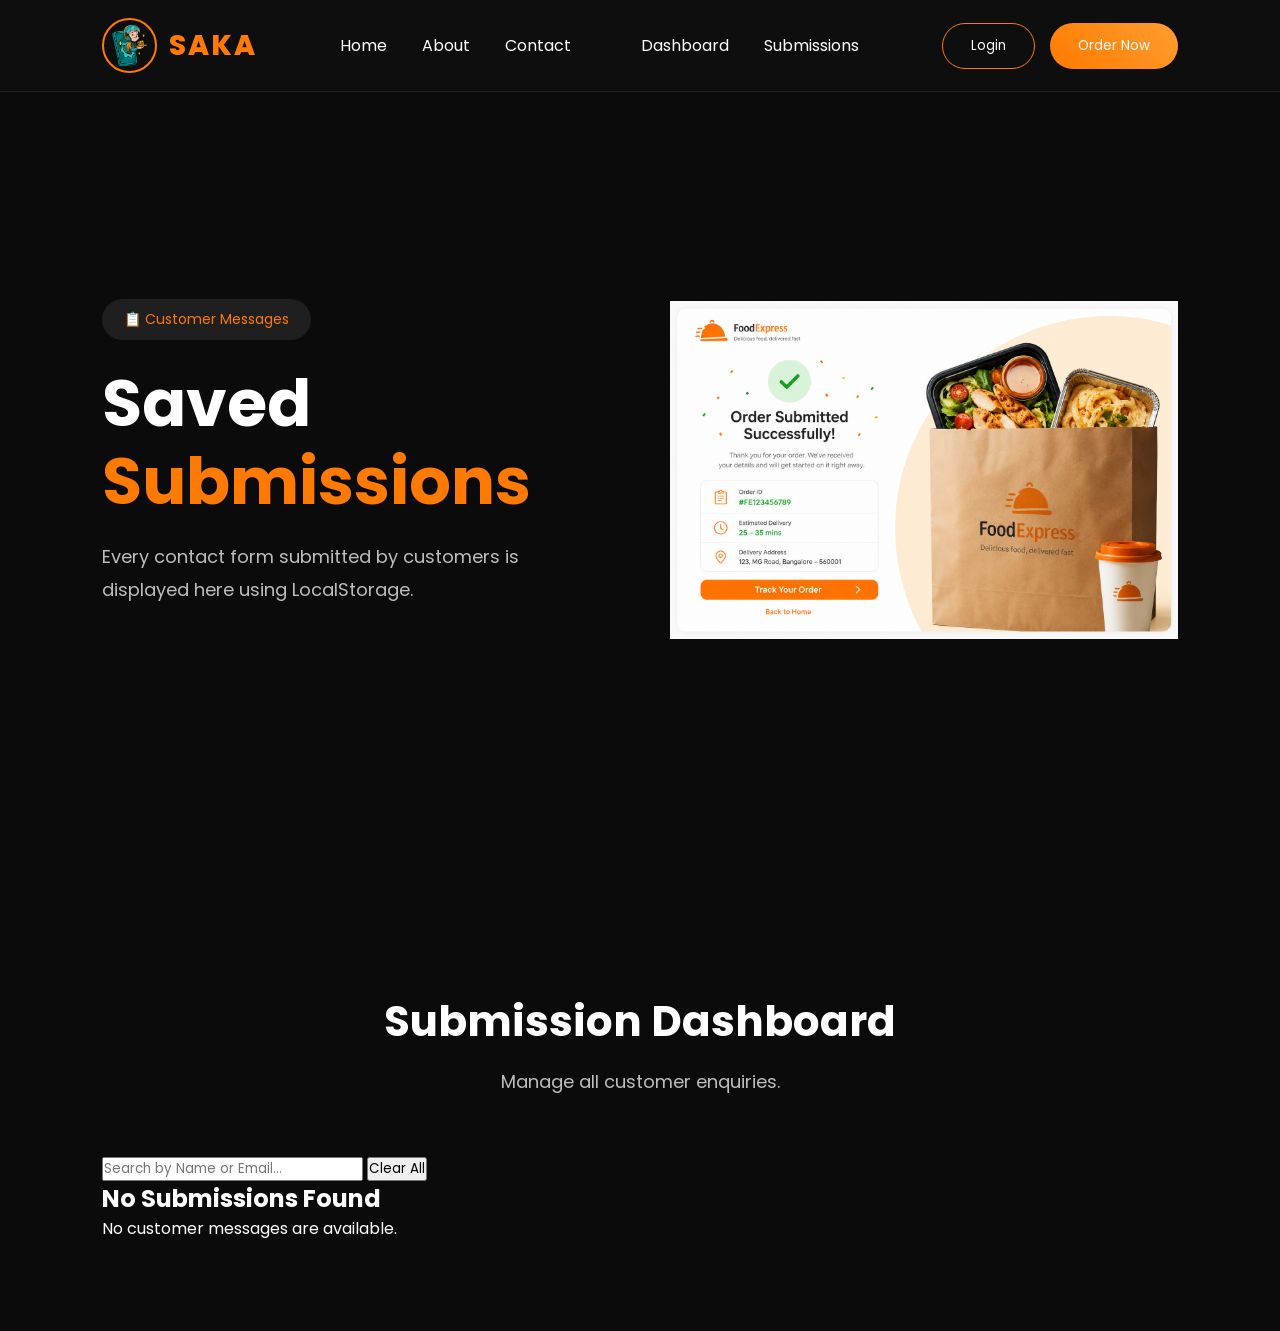
<file: submissions.html>
<!DOCTYPE html>
<html lang="en">

<head>

<meta charset="UTF-8">

<meta name="viewport"
content="width=device-width, initial-scale=1.0">

<title>Submissions | SAKA Food Delivery</title>
 <link rel="icon" href="images/logo.png">

<link rel="stylesheet"
href="style.css">

<link href="https://fonts.googleapis.com/css2?family=Poppins:wght@300;400;500;600;700;800&display=swap"
rel="stylesheet">

<link rel="stylesheet"
href="https://cdnjs.cloudflare.com/ajax/libs/font-awesome/6.7.2/css/all.min.css">

</head>

<body>

<!-- ======================
        NAVBAR
====================== -->

<header>

<nav class="navbar">

<div class="logo">

<img src="images/logo.png" alt="logo">

<h2>SAKA</h2>

</div>

<ul class="nav-links">

<li><a href="index.html">Home</a></li>

<li><a href="about.html">About</a></li>

<li><a href="contact.html">Contact</a></li>

<li>

<a class="active"
href="submissions.html">

<li><a href="dashboard.html">Dashboard</a></li>

Submissions

</a>

</li>

</ul>

<div class="nav-buttons">

<button class="login-btn">

Login

</button>

<button class="order-btn">

Order Now

</button>

</div>

</nav>

</header>

<!-- ======================
        HERO
====================== -->

<section class="hero about-hero">

<div class="hero-left">

<span class="hero-tag">

📋 Customer Messages

</span>

<h1>

Saved

<span>

Submissions

</span>

</h1>

<p>

Every contact form submitted by
customers is displayed here using
LocalStorage.

</p>

</div>

<div class="hero-right">
        <img src="images/submission.png" alt="logo">



</div>

</section>

<!-- ======================
      DASHBOARD
====================== -->

<section class="submission-section">

<div class="section-heading">

<h2>

Submission Dashboard

</h2>

<p>

Manage all customer enquiries.

</p>

</div>

<div class="dashboard-tools">

<input
type="text"
id="searchInput"
placeholder="Search by Name or Email...">

<button
id="clearAllBtn">

Clear All

</button>

</div>

<div id="submissionContainer">

<!-- JavaScript loads cards here -->

</div>

</section>

<script src="js/storage.js"></script>

</body>

</html>
</file>
<file: style.css>
/* ==========================================
            GOOGLE FONT
========================================== */

@import url('https://fonts.googleapis.com/css2?family=Poppins:wght@300;400;500;600;700;800&display=swap');

/* ==========================================
            RESET
========================================== */

*{
    margin:0;
    padding:0;
    box-sizing:border-box;
    scroll-behavior:smooth;
    font-family:'Poppins',sans-serif;
}

body{

    background:#0b0b0b;
    color:#ffffff;
    overflow-x:hidden;

}

img{

    width:100%;
    display:block;

}

a{

    text-decoration:none;

}

ul{

    list-style:none;

}

section{

    padding:90px 8%;

}

/* ==========================================
            CUSTOM COLORS
========================================== */

:root{

    --primary:#ff7a00;
    --secondary:#ff9d2f;
    --dark:#0b0b0b;
    --card:#161616;
    --card2:#1f1f1f;
    --white:#ffffff;
    --gray:#bdbdbd;
    --border:#2f2f2f;

}

/* ==========================================
            SCROLL BAR
========================================== */

::-webkit-scrollbar{

    width:10px;

}

::-webkit-scrollbar-track{

    background:#111;

}

::-webkit-scrollbar-thumb{

    background:var(--primary);
    border-radius:10px;

}

/* ==========================================
            NAVBAR
========================================== */

header{

    width:100%;
    position:fixed;
    top:0;
    left:0;
    z-index:1000;
    backdrop-filter:blur(12px);
    background:rgba(15,15,15,.88);
    border-bottom:1px solid rgba(255,255,255,.08);

}

.navbar{

    width:100%;
    display:flex;
    justify-content:space-between;
    align-items:center;
    padding:18px 8%;

}

.logo{

    display:flex;
    align-items:center;
    gap:12px;

}

.logo img{

    width:55px;
    height:55px;
    object-fit:cover;
    border-radius:50%;
    border:2px solid var(--primary);

}

.logo h2{

    color:var(--primary);
    font-size:28px;
    font-weight:800;
    letter-spacing:2px;

}

.nav-links{

    display:flex;
    gap:35px;

}

.nav-links li a{

    color:white;
    font-size:16px;
    transition:.3s;

}

.nav-links li a:hover{

    color:var(--primary);

}

.active{

    color:var(--primary)!important;

}

.nav-buttons{

    display:flex;
    gap:15px;

}

.login-btn{

    padding:12px 28px;
    border:1px solid var(--primary);
    background:transparent;
    color:white;
    border-radius:30px;
    cursor:pointer;
    transition:.3s;

}

.login-btn:hover{

    background:var(--primary);

}

.order-btn{

    padding:12px 28px;
    background:linear-gradient(45deg,#ff7a00,#ff9d2f);
    border:none;
    color:white;
    border-radius:30px;
    cursor:pointer;
    transition:.4s;

}

.order-btn:hover{

    transform:translateY(-4px);

}

/* ==========================================
            HERO SECTION
========================================== */

.hero{

    min-height:100vh;
    display:flex;
    justify-content:space-between;
    align-items:center;
    gap:60px;
    padding-top:130px;

}

.hero-left{

    flex:1;

}

.hero-tag{

    display:inline-block;
    background:#1f1f1f;
    color:var(--primary);
    padding:10px 22px;
    border-radius:30px;
    margin-bottom:25px;
    font-size:14px;

}

.hero-left h1{

    font-size:65px;
    line-height:1.2;
    margin-bottom:20px;

}

.hero-left h1 span{

    color:var(--primary);

}

.hero-left p{

    color:var(--gray);
    font-size:18px;
    line-height:1.8;
    max-width:620px;
    margin-bottom:35px;

}

.hero-buttons{

    display:flex;
    gap:20px;
    margin-bottom:45px;

}

.primary-btn{

    padding:16px 38px;
    border:none;
    border-radius:35px;
    background:linear-gradient(45deg,#ff7a00,#ff9d2f);
    color:white;
    cursor:pointer;
    transition:.4s;

}

.primary-btn:hover{

    transform:translateY(-5px);
    box-shadow:0 10px 30px rgba(255,122,0,.4);

}

.secondary-btn{

    padding:16px 38px;
    border:1px solid var(--primary);
    background:transparent;
    color:white;
    border-radius:35px;
    cursor:pointer;
    transition:.3s;

}

.secondary-btn:hover{

    background:var(--primary);

}

.hero-stats{

    display:flex;
    gap:50px;

}

.hero-stats h2{

    color:var(--primary);
    font-size:36px;

}

.hero-stats p{

    color:var(--gray);
    margin-top:5px;

}

.hero-right{

    flex:1;
    display:flex;
    justify-content:center;

}

.hero-right img{

    width:100%;
    max-width:600px;
    animation:float 4s ease-in-out infinite;
}

/* ==========================================
            FLOAT ANIMATION
========================================== */

@keyframes float{

0%{

transform:translateY(0);

}

50%{

transform:translateY(-20px);

}

100%{

transform:translateY(0);

}
}

/* ==========================================
            SECTION HEADING
========================================== */

.section-heading{

    text-align:center;
    margin-bottom:60px;

}

.section-heading h2{

    font-size:42px;
    margin-bottom:15px;

}

.section-heading p{

    color:var(--gray);
    font-size:18px;

}
/* ==========================================
            SEARCH SECTION
========================================== */

.search-section{

    background:#111;
    padding:80px 8%;

}

.search-container{

    display:flex;
    justify-content:center;

}

.search-box{

    width:100%;
    max-width:850px;
    background:#1b1b1b;
    border-radius:60px;
    padding:10px;
    display:flex;
    align-items:center;
    border:1px solid #2b2b2b;
    transition:.3s;

}

.search-box:hover{

    border-color:var(--primary);
    box-shadow:0 10px 35px rgba(255,122,0,.18);

}

.search-box i{

    color:var(--primary);
    font-size:22px;
    margin:0 20px;

}

.search-box input{

    flex:1;
    border:none;
    outline:none;
    background:transparent;
    color:#fff;
    font-size:16px;

}

.search-box input::placeholder{

    color:#999;

}

.search-box button{

    padding:15px 35px;
    border:none;
    border-radius:50px;
    background:linear-gradient(45deg,#ff7a00,#ff9d2f);
    color:#fff;
    cursor:pointer;
    transition:.3s;

}

.search-box button:hover{

    transform:scale(1.05);

}

/* ==========================================
            FOOD CATEGORIES
========================================== */

.categories{

    background:#0b0b0b;

}

.category-grid{

    display:grid;
    grid-template-columns:repeat(auto-fit,minmax(180px,1fr));
    gap:30px;

}

.category-card{

    background:#171717;
    border-radius:20px;
    padding:25px;
    text-align:center;
    transition:.35s;
    border:1px solid #252525;

}

.category-card:hover{

    transform:translateY(-10px);
    border-color:var(--primary);
    box-shadow:0 15px 40px rgba(255,122,0,.18);

}

.category-card img{

    width:110px;
    height:110px;
    object-fit:cover;
    margin:auto;
    border-radius:50%;
    margin-bottom:20px;
    border:4px solid #252525;

}

.category-card h3{

    margin-bottom:10px;

}

.category-card p{

    color:#999;

}

/* ==========================================
          WHY CHOOSE SAKA
========================================== */

.services{

    background:#101010;

}

.service-grid{

    display:grid;
    grid-template-columns:repeat(auto-fit,minmax(250px,1fr));
    gap:30px;

}

.service-card{

    background:#1b1b1b;
    padding:40px 30px;
    border-radius:20px;
    text-align:center;
    transition:.35s;
    border:1px solid #2b2b2b;

}

.service-card:hover{

    transform:translateY(-12px);
    border-color:var(--primary);

}

.service-card i{

    font-size:55px;
    color:var(--primary);
    margin-bottom:25px;

}

.service-card h3{

    margin-bottom:15px;

}

.service-card p{

    color:#bdbdbd;
    line-height:1.8;

}

/* ==========================================
       FEATURED RESTAURANTS
========================================== */

.restaurants{

    background:#0d0d0d;

}

.restaurant-grid{

    display:grid;
    grid-template-columns:repeat(auto-fit,minmax(280px,1fr));
    gap:35px;

}

.restaurant-card{

    position:relative;
    background:#171717;
    border-radius:20px;
    overflow:hidden;
    transition:.35s;
    border:1px solid #282828;

}

.restaurant-card:hover{

    transform:translateY(-12px);
    box-shadow:0 18px 45px rgba(255,122,0,.18);

}

.restaurant-card img{

    width:100%;
    height:220px;
    object-fit:cover;

}

.offer-tag{

    position:absolute;
    top:18px;
    left:18px;
    background:var(--primary);
    color:#fff;
    padding:8px 15px;
    border-radius:20px;
    font-size:13px;
    font-weight:600;

}

.restaurant-content{

    padding:22px;

}

.restaurant-header{

    display:flex;
    justify-content:space-between;
    align-items:center;
    margin-bottom:12px;

}

.restaurant-header h3{

    font-size:22px;

}

.rating{

    color:#FFD700;
    font-size:15px;

}

.cuisine{

    color:#a0a0a0;
    margin-bottom:20px;

}

.restaurant-info{

    display:flex;
    justify-content:space-between;
    color:#c7c7c7;
    margin-bottom:25px;
    font-size:14px;

}

.restaurant-info i{

    color:var(--primary);

}

.order-btn-card{

    width:100%;
    padding:15px;
    border:none;
    border-radius:12px;
    background:linear-gradient(45deg,#ff7a00,#ff9d2f);
    color:white;
    cursor:pointer;
    transition:.3s;

}

.order-btn-card:hover{

    transform:scale(1.03);

}
/* ==========================================
            TRENDING DISHES
========================================== */

.trending{

    background:#111;

}

.dish-grid{

    display:grid;
    grid-template-columns:repeat(auto-fit,minmax(250px,1fr));
    gap:30px;

}

.dish-card{

    background:#1a1a1a;
    border-radius:20px;
    overflow:hidden;
    transition:.35s;
    border:1px solid #2a2a2a;

}

.dish-card:hover{

    transform:translateY(-10px);
    box-shadow:0 15px 40px rgba(255,122,0,.2);

}

.dish-card img{

    width:100%;
    height:220px;
    object-fit:cover;

}

.dish-card h3{

    padding:20px 20px 5px;

}

.dish-card p{

    padding:0 20px;
    color:var(--primary);
    font-size:22px;
    font-weight:700;

}

.dish-card button{

    margin:20px;
    width:calc(100% - 40px);
    padding:14px;
    border:none;
    border-radius:10px;
    background:linear-gradient(45deg,#ff7a00,#ff9d2f);
    color:white;
    cursor:pointer;
    transition:.3s;

}

.dish-card button:hover{

    transform:scale(1.03);

}

/* ==========================================
            OFFERS
========================================== */

.offers-section{

    background:#0b0b0b;

}

.offers-grid{

    display:grid;
    grid-template-columns:repeat(auto-fit,minmax(280px,1fr));
    gap:30px;

}

.offer-box{

    background:#191919;
    padding:45px;
    border-radius:20px;
    text-align:center;
    border:1px solid #2b2b2b;
    transition:.3s;

}

.offer-box:hover{

    border-color:var(--primary);

}

.offer-box i{

    font-size:55px;
    color:var(--primary);
    margin-bottom:20px;

}

.offer-box h3{

    margin-bottom:15px;

}

.offer-box p{

    color:#bdbdbd;

}

/* ==========================================
            STATS
========================================== */

.stats{

    background:#101010;
    display:grid;
    grid-template-columns:repeat(auto-fit,minmax(220px,1fr));
    gap:25px;

}

.stat-card{

    background:#1b1b1b;
    padding:40px;
    text-align:center;
    border-radius:20px;

}

.stat-card h2{

    color:var(--primary);
    font-size:42px;

}

.stat-card p{

    color:#aaa;
    margin-top:10px;

}

/* ==========================================
          TESTIMONIALS
========================================== */

.testimonials{

    background:#0c0c0c;

}

.testimonial-slider{

    display:grid;
    grid-template-columns:repeat(auto-fit,minmax(320px,1fr));
    gap:30px;

}

.testimonial-card{

    background:#1a1a1a;
    padding:35px;
    border-radius:20px;
    text-align:center;

}

.testimonial-card img{

    width:90px;
    height:90px;
    border-radius:50%;
    object-fit:cover;
    margin:auto;
    margin-bottom:20px;
    border:4px solid var(--primary);

}

.testimonial-card h3{

    margin-bottom:8px;

}

.testimonial-card span{

    color:#FFD700;

}

.testimonial-card p{

    margin-top:20px;
    color:#bdbdbd;
    line-height:1.8;

}

/* ==========================================
          MOBILE APP
========================================== */

.app-section{

    display:flex;
    align-items:center;
    justify-content:space-between;
    gap:60px;
    background:#101010;

}

.app-left{

    flex:1;

}

.app-left h2{

    font-size:45px;
    margin-bottom:20px;

}

.app-left p{

    color:#bdbdbd;
    line-height:1.9;
    margin-bottom:30px;

}

.app-buttons{

    display:flex;
    gap:20px;

}

.app-buttons button{

    padding:16px 30px;
    border:none;
    border-radius:50px;
    background:linear-gradient(45deg,#ff7a00,#ff9d2f);
    color:white;
    cursor:pointer;

}

.app-right{

    flex:1;

}

.app-right img{

    max-width:420px;
    margin:auto;

}

/* ==========================================
          NEWSLETTER
========================================== */

.newsletter{

    background:#171717;
    text-align:center;
    border-radius:25px;
    margin:80px 8%;

}

.newsletter h2{

    font-size:42px;
    margin-bottom:15px;

}

.newsletter p{

    color:#bdbdbd;
    margin-bottom:35px;

}

.newsletter form{

    display:flex;
    justify-content:center;
    flex-wrap:wrap;
    gap:15px;

}

.newsletter input{

    width:420px;
    padding:18px;
    border:none;
    border-radius:50px;
    background:#252525;
    color:white;

}

.newsletter button{

    padding:18px 35px;
    border:none;
    border-radius:50px;
    background:linear-gradient(45deg,#ff7a00,#ff9d2f);
    color:white;
    cursor:pointer;

}

/* ==========================================
            FOOTER
========================================== */

footer{

    background:#0b0b0b;

    padding:70px 8% 25px;

    border-top:1px solid #242424;

}

.footer-container{

    display:grid;

    grid-template-columns:repeat(auto-fit,minmax(250px,1fr));

    gap:60px;

}

.footer-container h2,
.footer-container h4{

    color:white;

    margin-bottom:20px;

}

.footer-container p{

    color:#bdbdbd;

    line-height:1.8;

}

.footer-container ul{

    list-style:none;

    padding:0;

}

.footer-container ul li{

    margin:12px 0;

}

.footer-container ul li a{

    color:#bdbdbd;

    text-decoration:none;

    transition:.3s;

}

.footer-container ul li a:hover{

    color:#ff7a00;

}

.footer-bottom{

    margin-top:50px;

    text-align:center;

    border-top:1px solid #222;

    padding-top:25px;

    color:#9e9e9e;

}
.footer-container a{

    color:#bdbdbd;

    text-decoration:none;

}

.footer-container a:hover{

    color:#ff7a00;

}

/* ==========================================
          RESPONSIVE
========================================== */

@media(max-width:992px){

.hero{

flex-direction:column-reverse;
text-align:center;

}

.hero-buttons{

justify-content:center;

}

.hero-stats{

justify-content:center;

}

.app-section{

flex-direction:column;

}

}

@media(max-width:768px){

.navbar{

flex-direction:column;
gap:20px;

}

.nav-links{

flex-wrap:wrap;
justify-content:center;

}

.hero-left h1{

font-size:45px;

}

.section-heading h2{

font-size:34px;

}

.newsletter input{

width:100%;

}

}

@media(max-width:500px){

.hero-left h1{

font-size:36px;

}

.hero-buttons{

flex-direction:column;

}

.hero-stats{

flex-direction:column;
gap:25px;

}

.app-buttons{

flex-direction:column;

}

.search-box{

flex-direction:column;
border-radius:20px;

}

.search-box input{

width:100%;
padding:15px;

}

.search-box button{

width:100%;

}

}
/* ================= ABOUT PAGE ================= */

.about-story{

background:#111;

}

.story-container{

display:flex;
gap:60px;
align-items:center;
flex-wrap:wrap;

}

.story-image{

flex:1;

}

.story-image img{

border-radius:20px;

}

.story-content{

flex:1;

}

.story-content h3{

font-size:35px;
margin-bottom:20px;

}

.story-content p{

color:#bdbdbd;
line-height:1.9;
margin-bottom:20px;

}

.story-features{

display:grid;
grid-template-columns:repeat(2,1fr);
gap:20px;
margin-top:30px;

}

.story-features div{

background:#1b1b1b;
padding:18px;
border-radius:12px;

}

.story-features i{

color:#ff7a00;
margin-right:10px;

}

.mission{

display:grid;
grid-template-columns:repeat(auto-fit,minmax(280px,1fr));
gap:30px;
background:#0d0d0d;

}

.mission-card{

background:#1a1a1a;
padding:40px;
text-align:center;
border-radius:20px;

}

.mission-card i{

font-size:55px;
color:#ff7a00;
margin-bottom:20px;

}

.mission-card h2{

margin-bottom:20px;

}

.mission-card p{

color:#bdbdbd;
line-height:1.8;

}
/* ===========================
        TIMELINE
=========================== */

.timeline{

background:#111;

}

.timeline-container{

max-width:900px;
margin:auto;

}

.timeline-item{

display:flex;
gap:25px;
margin-bottom:40px;
align-items:flex-start;

}

.timeline-icon{

width:70px;
height:70px;
background:#ff7a00;
border-radius:50%;
display:flex;
justify-content:center;
align-items:center;
font-size:28px;
color:white;
flex-shrink:0;

}

.timeline-content{

background:#1a1a1a;
padding:25px;
border-radius:18px;
flex:1;

}

.timeline-content p{

margin-top:10px;
color:#bdbdbd;
line-height:1.8;

}

/* WHY SAKA */

.why-saka{

background:#0d0d0d;

}

.why-grid{

display:grid;
grid-template-columns:repeat(auto-fit,minmax(250px,1fr));
gap:30px;

}

.why-card{

background:#1b1b1b;
padding:35px;
text-align:center;
border-radius:20px;
transition:.3s;

}

.why-card:hover{

transform:translateY(-10px);

}

.why-card i{

font-size:45px;
color:#ff7a00;
margin-bottom:20px;

}

.why-card p{

color:#bdbdbd;

}

/* ABOUT STATS */

.about-stats{

display:grid;
grid-template-columns:repeat(auto-fit,minmax(220px,1fr));
gap:25px;
background:#101010;

}

.stat-box{

background:#1a1a1a;
padding:40px;
text-align:center;
border-radius:18px;

}

.stat-box h2{

color:#ff7a00;
font-size:42px;

}

.stat-box p{

margin-top:10px;
color:#bdbdbd;

}

/* VALUES */

.values{

background:#0c0c0c;

}

.values-grid{

display:grid;
grid-template-columns:repeat(auto-fit,minmax(250px,1fr));
gap:30px;

}

.value-card{

background:#181818;
padding:35px;
border-radius:20px;
text-align:center;

}

.value-card i{

font-size:45px;
color:#ff7a00;
margin-bottom:20px;

}

.value-card p{

margin-top:15px;
color:#bdbdbd;

}
/* ==========================
        FUTURE GOALS
=========================== */

.future-goals{

background:#111;

}

.goals-grid{

display:grid;
grid-template-columns:repeat(auto-fit,minmax(280px,1fr));
gap:30px;

}

.goal-card{

background:#1b1b1b;
padding:40px;
border-radius:20px;
text-align:center;
transition:.3s;

}

.goal-card:hover{

transform:translateY(-10px);
border:1px solid #ff7a00;

}

.goal-card i{

font-size:55px;
color:#ff7a00;
margin-bottom:20px;

}

.goal-card p{

color:#bdbdbd;
margin-top:15px;
line-height:1.8;

}

/* ACHIEVEMENTS */

.achievements{

background:#0d0d0d;

}

.achievement-grid{

display:grid;
grid-template-columns:repeat(auto-fit,minmax(220px,1fr));
gap:30px;

}

.achievement-card{

background:#1a1a1a;
padding:40px;
border-radius:20px;
text-align:center;

}

.achievement-card h1{

font-size:48px;
color:#ff7a00;

}

.achievement-card p{

margin-top:15px;
color:#bdbdbd;

}

/* FAQ */

.faq{

background:#111;

}

.faq-container{

max-width:900px;
margin:auto;

}

.faq-container details{

background:#1b1b1b;
padding:20px;
margin-bottom:20px;
border-radius:12px;

}

.faq-container summary{

cursor:pointer;
font-weight:600;
font-size:18px;

}

.faq-container p{

margin-top:15px;
color:#bdbdbd;
line-height:1.8;

}

/* CTA */

.about-cta{

background:linear-gradient(135deg,#ff7a00,#ff9d2f);
text-align:center;
padding:80px 10%;

}

.about-cta h2{

font-size:48px;
margin-bottom:20px;

}

.about-cta p{

font-size:18px;
margin-bottom:35px;
max-width:700px;
margin-left:auto;
margin-right:auto;

}

.about-cta .primary-btn{

background:#fff;
color:#ff7a00;
font-weight:700;

}

.about-cta .primary-btn:hover{

background:#111;
color:#fff;

}
/* ==========================
        CONTACT PAGE
========================== */

.contact-info{

background:#101010;

}

.contact-grid{

display:grid;
grid-template-columns:repeat(auto-fit,minmax(250px,1fr));
gap:30px;

}

.contact-card{

background:#1b1b1b;
padding:35px;
border-radius:20px;
text-align:center;
transition:.3s;

}

.contact-card:hover{

transform:translateY(-10px);
border:1px solid #ff7a00;

}

.contact-card i{

font-size:45px;
color:#ff7a00;
margin-bottom:20px;

}

.contact-card p{

margin-top:10px;
color:#bdbdbd;

}

.contact-section{

background:#0d0d0d;

}

.contact-container{

display:grid;
grid-template-columns:1fr 1fr;
gap:50px;
align-items:start;

}

.contact-form{

background:#1a1a1a;
padding:40px;
border-radius:20px;

}

.contact-form h2{

margin-bottom:30px;

}

.input-group{

margin-bottom:20px;

}

.input-group label{

display:block;
margin-bottom:10px;
font-weight:600;

}

.input-group input,
.input-group textarea{

width:100%;
padding:15px;
background:#252525;
border:1px solid #333;
border-radius:12px;
color:white;
font-size:15px;
outline:none;

}

.input-group input:focus,
.input-group textarea:focus{

border-color:#ff7a00;

}

.map-container{

background:#1a1a1a;
padding:35px;
border-radius:20px;

}

.map-container h2{

margin-bottom:15px;

}

.map-container p{

color:#bdbdbd;
margin-bottom:20px;

}

#map{

width:100%;
height:500px;
border-radius:20px;
overflow:hidden;

}

/* Business Hours */

.business-hours{

background:#111;

}

.hours-grid{

display:grid;
grid-template-columns:repeat(auto-fit,minmax(180px,1fr));
gap:20px;

}

.day-card{

background:#1b1b1b;
padding:25px;
border-radius:15px;
text-align:center;

}

.day-card h3{

margin-bottom:10px;

}

.day-card span{

color:#ff7a00;
font-weight:600;

}

/* Social */

.social-section{

background:#0b0b0b;
text-align:center;

}

.social-icons{

display:flex;
justify-content:center;
gap:25px;
margin-top:30px;

}

.social-icons a{

width:60px;
height:60px;
background:#1b1b1b;
display:flex;
justify-content:center;
align-items:center;
border-radius:50%;
font-size:24px;
color:white;
transition:.3s;

}

.social-icons a:hover{

background:#ff7a00;
transform:translateY(-8px);

}

/* Responsive */

@media(max-width:900px){

.contact-container{

grid-template-columns:1fr;

}

#map{

height:350px;

}

}
/* =====================================================
                TASK DASHBOARD
===================================================== */

.dashboard-stats{

display:grid;
grid-template-columns:repeat(auto-fit,minmax(220px,1fr));
gap:30px;
padding:80px 8%;
background:#0f0f0f;

}

.dashboard-stats .stat-card{

background:#181818;
padding:35px;
border-radius:20px;
text-align:center;
transition:.4s;
border:1px solid #252525;

}

.dashboard-stats .stat-card:hover{

transform:translateY(-10px);
border-color:#ff7a00;
box-shadow:0 15px 35px rgba(255,122,0,.18);

}

.dashboard-stats .stat-card i{

font-size:45px;
color:#ff7a00;
margin-bottom:20px;

}

.dashboard-stats .stat-card h2{

font-size:42px;
color:#fff;
margin-bottom:12px;

}

.dashboard-stats .stat-card p{

color:#bdbdbd;
font-size:16px;

}

/* =====================================================
                TASK FORM
===================================================== */

.task-form-section{

padding:90px 8%;
background:#111;

}

.task-form{

background:#1a1a1a;
padding:45px;
border-radius:22px;
max-width:900px;
margin:auto;
box-shadow:0 10px 30px rgba(0,0,0,.35);

}

.task-form .input-group{

margin-bottom:25px;

}

.task-form label{

display:block;
margin-bottom:10px;
font-weight:600;
color:#fff;

}

.task-form input,
.task-form textarea,
.task-form select{

width:100%;
padding:15px;
background:#252525;
border:1px solid #333;
border-radius:12px;
color:#fff;
font-size:15px;
outline:none;
transition:.3s;

}

.task-form input:focus,
.task-form textarea:focus,
.task-form select:focus{

border-color:#ff7a00;
box-shadow:0 0 10px rgba(255,122,0,.25);

}

.task-grid{

display:grid;
grid-template-columns:repeat(auto-fit,minmax(250px,1fr));
gap:25px;

}

.primary-btn{

margin-top:20px;
padding:15px 35px;
background:#ff7a00;
color:#fff;
border:none;
border-radius:12px;
font-size:16px;
font-weight:600;
cursor:pointer;
transition:.3s;

}

.primary-btn:hover{

background:#ff922b;
transform:translateY(-3px);

}

/* =====================================================
            SEARCH & FILTER
===================================================== */

.dashboard-controls{

padding:80px 8%;
background:#0d0d0d;

}

.controls-wrapper{

display:flex;
flex-wrap:wrap;
gap:20px;
align-items:center;
justify-content:space-between;
margin-top:35px;

}

.search-box{

flex:1;
display:flex;
align-items:center;
background:#1b1b1b;
padding:15px 20px;
border-radius:12px;

}

.search-box i{

color:#ff7a00;
margin-right:12px;

}

.search-box input{

width:100%;
background:none;
border:none;
outline:none;
color:#fff;
font-size:15px;

}

#filterTasks{

padding:15px 20px;
background:#1b1b1b;
border:1px solid #333;
border-radius:12px;
color:#fff;
cursor:pointer;

}

.danger-btn{

padding:15px 30px;
background:#e53935;
color:#fff;
border:none;
border-radius:12px;
cursor:pointer;
transition:.3s;

}

.danger-btn:hover{

background:#ff4d4d;

}
/* =====================================================
                TASK LIST
===================================================== */

.task-list-section{

padding:80px 8%;
background:#111;

}

#taskContainer{

display:grid;
grid-template-columns:repeat(auto-fit,minmax(350px,1fr));
gap:30px;

}

/* =====================================================
                TASK CARD
===================================================== */

.task-card{

background:#1b1b1b;
padding:30px;
border-radius:20px;
border:1px solid #2d2d2d;
transition:.35s;
position:relative;
overflow:hidden;

}

.task-card:hover{

transform:translateY(-8px);
border-color:#ff7a00;
box-shadow:0 20px 40px rgba(255,122,0,.18);

}

.task-card.completed{

opacity:.85;
border-left:6px solid #22c55e;

}

.task-card.completed h3{

text-decoration:line-through;
color:#9ca3af;

}

.task-card h3{

font-size:24px;
color:#fff;
margin-bottom:15px;

}

.task-card p{

color:#c9c9c9;
line-height:1.7;
margin-bottom:12px;

}

/* =====================================================
                TASK DETAILS
===================================================== */

.task-info{

display:flex;
flex-wrap:wrap;
gap:12px;
margin:20px 0;

}

.task-info span{

padding:8px 14px;
background:#252525;
border-radius:30px;
font-size:13px;
color:#fff;

}

/* =====================================================
                PRIORITY
===================================================== */

.priority-high{

background:#ff3b30 !important;

}

.priority-medium{

background:#ff9800 !important;

}

.priority-low{

background:#22c55e !important;

}

/* =====================================================
                TASK BUTTONS
===================================================== */

.task-actions{

display:flex;
gap:12px;
margin-top:25px;
flex-wrap:wrap;

}

.task-actions button{

flex:1;
padding:12px;
border:none;
border-radius:10px;
cursor:pointer;
font-size:15px;
font-weight:600;
transition:.3s;

}

.complete-btn{

background:#22c55e;
color:#fff;

}

.complete-btn:hover{

background:#16a34a;

}

.edit-btn{

background:#2563eb;
color:#fff;

}

.edit-btn:hover{

background:#1d4ed8;

}

.delete-btn{

background:#ef4444;
color:#fff;

}

.delete-btn:hover{

background:#dc2626;

}

/* =====================================================
                EMPTY STATE
===================================================== */

.empty-state{

grid-column:1/-1;
text-align:center;
padding:90px 30px;
background:#1b1b1b;
border-radius:20px;
border:2px dashed #333;

}

.empty-state i{

font-size:75px;
color:#ff7a00;
margin-bottom:20px;

}

.empty-state h2{

font-size:34px;
color:#fff;
margin-bottom:15px;

}

.empty-state p{

color:#aaa;
font-size:18px;

}

/* =====================================================
                RESPONSIVE
===================================================== */

@media(max-width:992px){

.controls-wrapper{

flex-direction:column;

}

.search-box{

width:100%;

}

#filterTasks,
.danger-btn{

width:100%;

}

}

@media(max-width:768px){

.dashboard-stats{

grid-template-columns:1fr;

}

.task-grid{

grid-template-columns:1fr;

}

.task-form{

padding:30px;

}

.task-actions{

flex-direction:column;

}

.task-actions button{

width:100%;

}

#taskContainer{

grid-template-columns:1fr;

}

.empty-state{

padding:60px 20px;

}

}

@media(max-width:500px){

.dashboard-stats{

padding:60px 5%;

}

.task-form-section,
.dashboard-controls,
.task-list-section{

padding:60px 5%;

}

.task-card{

padding:20px;

}

.task-card h3{

font-size:20px;

}

.empty-state i{

font-size:55px;

}

.empty-state h2{

font-size:26px;

}

}
footer{

    margin-top:120px;

    border-top:1px solid #2b2b2b;

    padding-top:60px;

}
</file>
